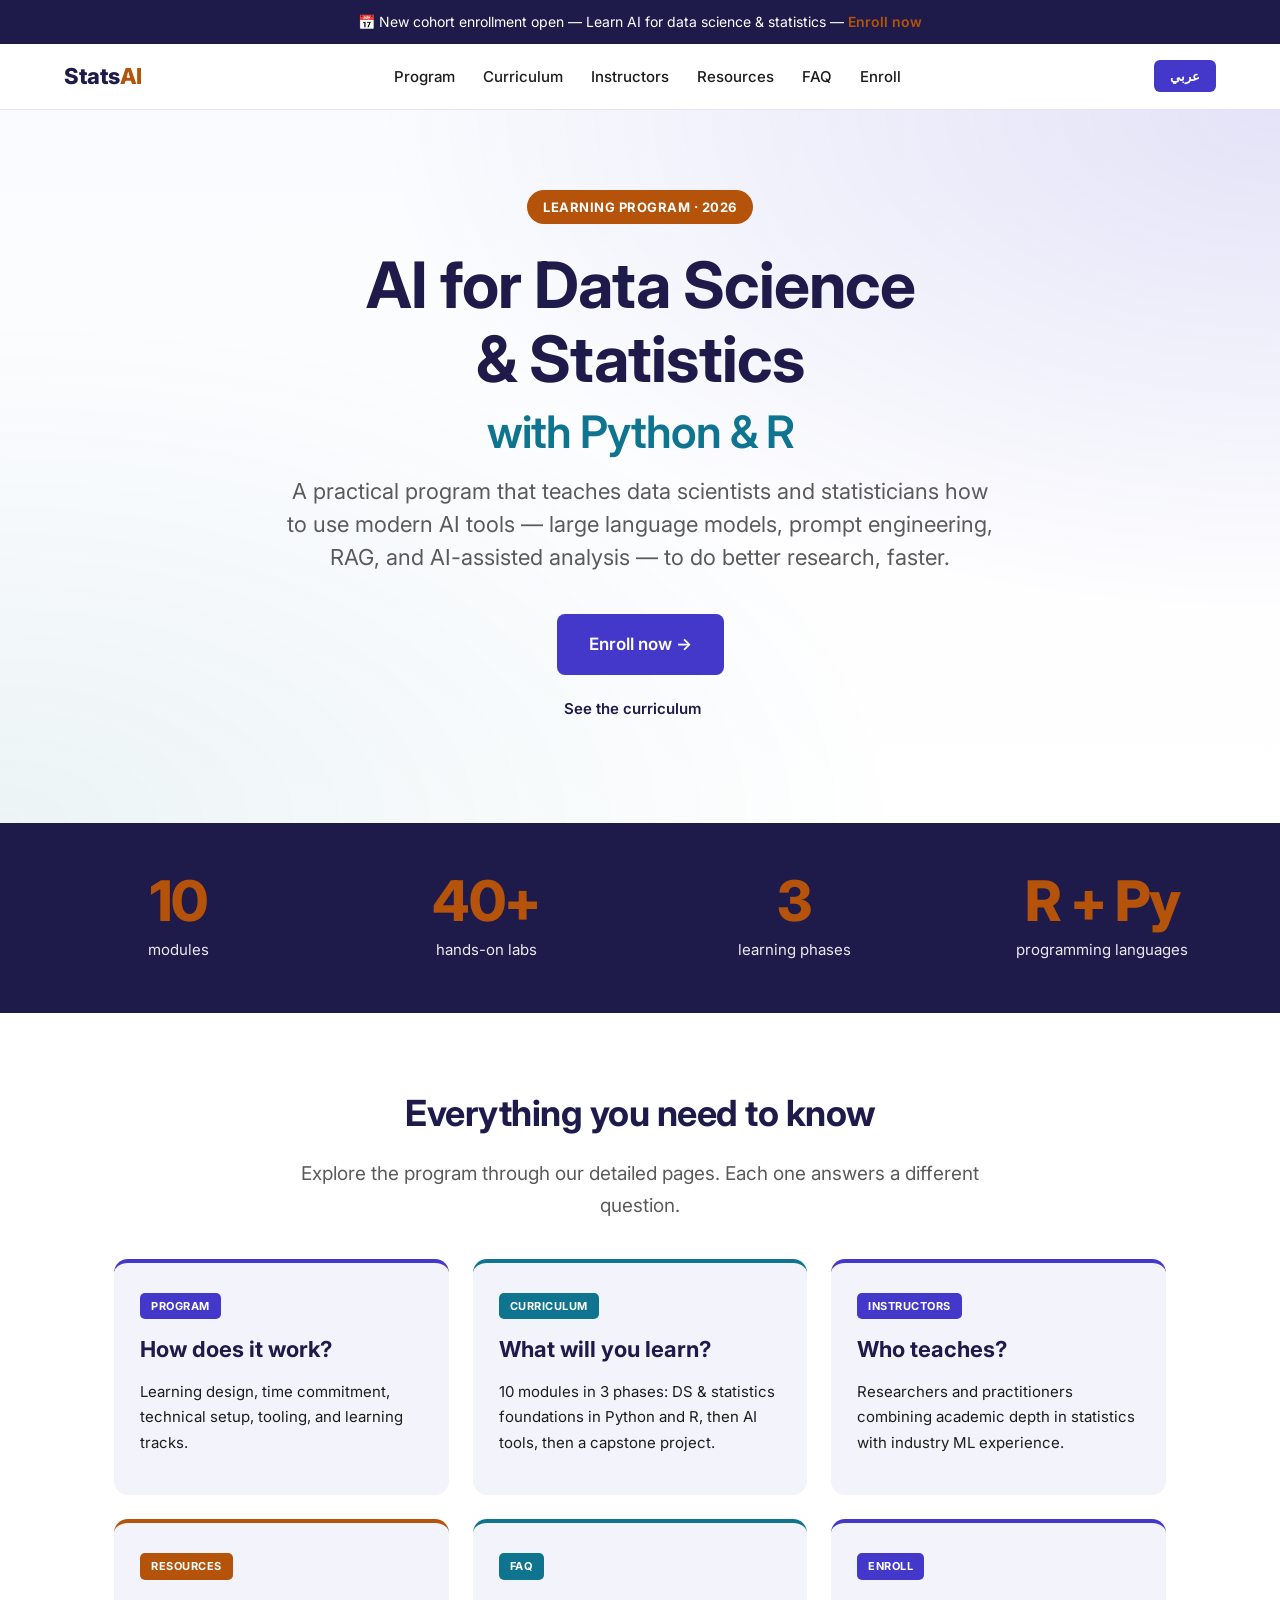
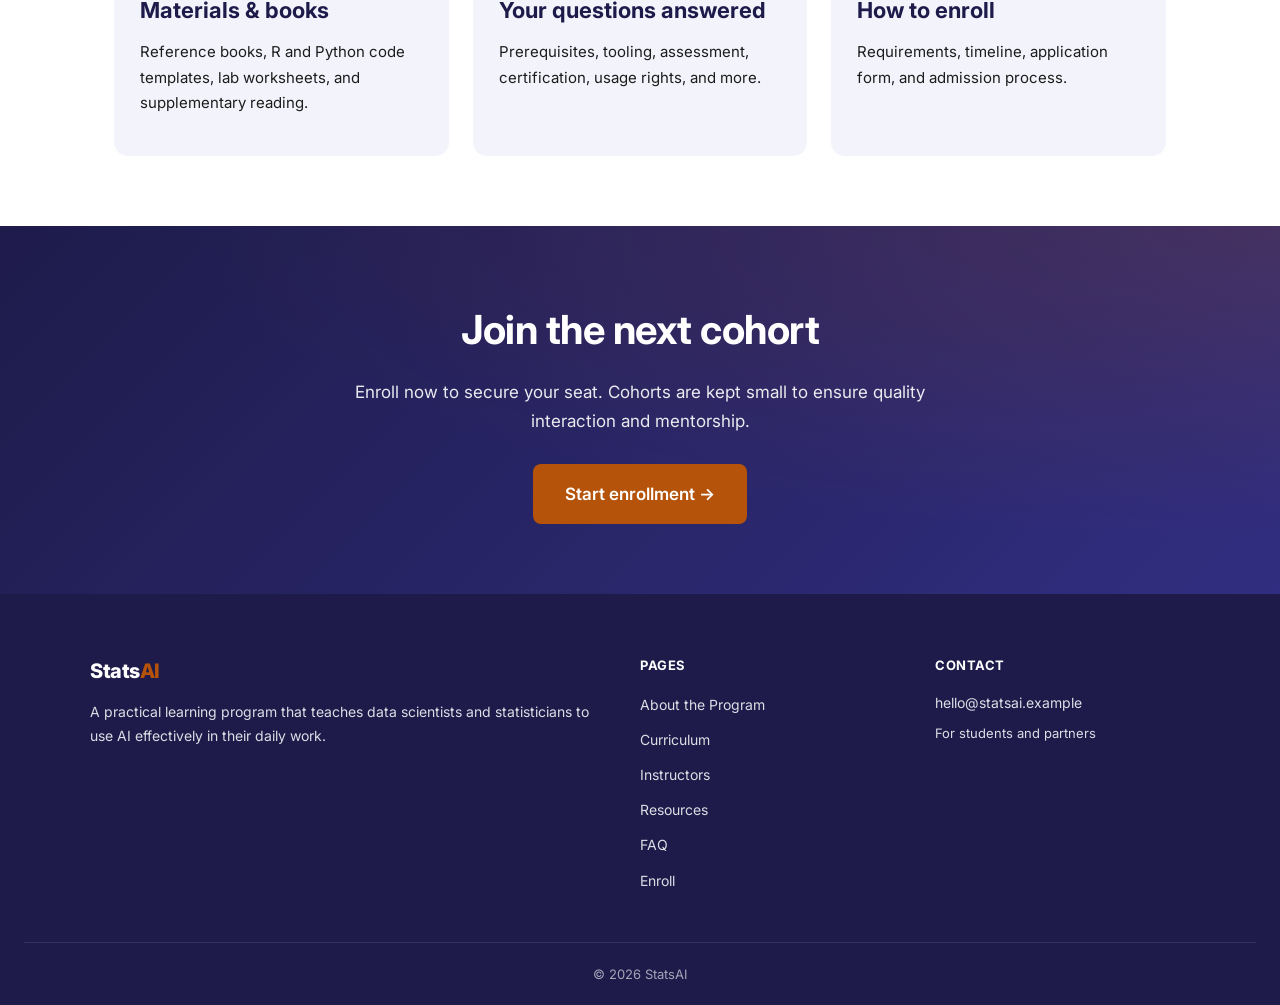
<file: index.html>
<!DOCTYPE html>
<html lang="en" dir="ltr">
<head>
<meta charset="UTF-8">
<meta name="viewport" content="width=device-width, initial-scale=1.0">
<title>Home · StatsAI</title>
<meta name="description" content="StatsAI — A practical learning program that teaches data scientists and statisticians how to use modern AI tools (LLMs, prompt engineering, RAG, AI-assisted analysis) in their daily work.">
<meta property="og:title" content="StatsAI — AI for Data Science & Statistics">
<meta property="og:description" content="A practical learning program that teaches data scientists and statisticians how to use modern AI tools in their daily work.">
<meta property="og:type" content="website">
<link rel="preconnect" href="https://fonts.googleapis.com">
<link rel="preconnect" href="https://fonts.gstatic.com" crossorigin>
<link href="https://fonts.googleapis.com/css2?family=Amiri:wght@400;700&family=Inter:wght@400;500;600;700;800&display=swap" rel="stylesheet">
<link rel="stylesheet" href="style.css">
</head>
<body data-lang="en" dir="ltr">

<div class="topbar">
  <span data-ar>📅 الكورس الجديد متاح الآن — تعلم الذكاء الاصطناعي لعلم البيانات والإحصاء — <a href="apply.html">سجّل الآن</a></span>
  <span data-en>📅 New cohort enrollment open — Learn AI for data science &amp; statistics — <a href="apply.html">Enroll now</a></span>
</div>

<nav class="nav">
  <div class="nav-inner">
    <a href="index.html" class="logo">Stats<span>AI</span></a>
    <div class="nav-links">
      <a href="program.html" data-ar>البرنامج</a><a href="program.html" data-en>Program</a>
      <a href="curriculum.html" data-ar>المنهج</a><a href="curriculum.html" data-en>Curriculum</a>
      <a href="team.html" data-ar>المدرّسون</a><a href="team.html" data-en>Instructors</a>
      <a href="documents.html" data-ar>الموارد</a><a href="documents.html" data-en>Resources</a>
      <a href="faq.html" data-ar>أسئلة</a><a href="faq.html" data-en>FAQ</a>
      <a href="apply.html" data-ar>التسجيل</a><a href="apply.html" data-en>Enroll</a>
    </div>
    <button class="lang-toggle" onclick="toggleLang()">
      <span data-ar>EN</span><span data-en>عربي</span>
    </button>
  </div>
</nav>

<section class="hero" style="background: radial-gradient(ellipse at top right, rgba(67,56,202,0.12), transparent 50%), radial-gradient(ellipse at bottom left, rgba(14,116,144,0.08), transparent 50%), linear-gradient(180deg, #FAFBFE 0%, #ffffff 100%); padding: 80px 24px 100px; text-align: center;">
  <div style="max-width: 900px; margin: 0 auto;">
    <div style="display: inline-block; background: var(--amber); color: white; padding: 6px 16px; border-radius: 999px; font-family: 'Inter', sans-serif; font-size: 13px; font-weight: 700; letter-spacing: 0.5px; text-transform: uppercase; margin-bottom: 24px;">
      <span data-ar>برنامج تعليمي · ٢٠٢٦</span>
      <span data-en>Learning Program · 2026</span>
    </div>
    <h1 style="font-size: clamp(36px, 6vw, 64px); font-weight: 700; color: var(--indigo-3); line-height: 1.15; margin-bottom: 16px; letter-spacing: -1px;">
      <span data-ar>الذكاء الاصطناعي<br>لعلم البيانات والإحصاء</span>
      <span data-en>AI for Data Science<br>&amp; Statistics</span>
      <span class="latin" style="display: block; font-size: 0.7em; color: var(--teal); margin-top: 12px; font-weight: 600;">with Python &amp; R</span>
    </h1>
    <p style="font-size: clamp(18px, 2.5vw, 22px); color: var(--muted); max-width: 720px; margin: 0 auto 40px; line-height: 1.5;">
      <span data-ar>برنامج عملي يُعلّم علماء البيانات والإحصائيين كيفية استخدام أدوات الذكاء الاصطناعي الحديثة — النماذج اللغوية الكبيرة، هندسة الأوامر، والتحليل بمساعدة الذكاء الاصطناعي — لإنجاز أبحاث أفضل وأسرع.</span>
      <span data-en>A practical program that teaches data scientists and statisticians how to use modern AI tools — large language models, prompt engineering, RAG, and AI-assisted analysis — to do better research, faster.</span>
    </p>
    <a href="apply.html" class="btn large">
      <span data-ar>سجّل الآن ←</span>
      <span data-en>Enroll now →</span>
    </a>
    <div style="margin-top: 20px;">
      <a href="curriculum.html" style="display: inline-block; margin-inline-end: 16px; color: var(--indigo-3); text-decoration: none; font-size: 15px; font-weight: 600; border-bottom: 2px solid transparent;">
        <span data-ar>اعرف المزيد عن المنهج</span>
        <span data-en>See the curriculum</span>
      </a>
    </div>
  </div>
</section>

<section class="stats">
  <div class="stats-grid">
    <div>
      <div class="stat-num">10</div>
      <div class="stat-label" data-ar>وحدات تعليمية</div>
      <div class="stat-label" data-en>modules</div>
    </div>
    <div>
      <div class="stat-num">40+</div>
      <div class="stat-label" data-ar>تمرين عملي</div>
      <div class="stat-label" data-en>hands-on labs</div>
    </div>
    <div>
      <div class="stat-num">3</div>
      <div class="stat-label" data-ar>مراحل تعليمية</div>
      <div class="stat-label" data-en>learning phases</div>
    </div>
    <div>
      <div class="stat-num">R + Py</div>
      <div class="stat-label" data-ar>لغتا البرمجة</div>
      <div class="stat-label" data-en>programming languages</div>
    </div>
  </div>
</section>

<section class="content">
  <h2 class="section-title center">
    <span data-ar>كل ما تحتاج معرفته</span>
    <span data-en>Everything you need to know</span>
  </h2>
  <p class="section-intro center large">
    <span data-ar>استكشف البرنامج من خلال صفحاتنا التفصيلية. كل قسم يجيب على سؤال مختلف.</span>
    <span data-en>Explore the program through our detailed pages. Each one answers a different question.</span>
  </p>

  <div class="grid-3">
    <a href="program.html" class="card no-hover" style="text-decoration: none;">
      <div class="card-tag" data-ar>البرنامج</div>
      <div class="card-tag" data-en>Program</div>
      <h3 data-ar>كيف يعمل البرنامج؟</h3>
      <h3 data-en>How does it work?</h3>
      <p data-ar>التصميم التعليمي، وقت الالتزام، الإعداد التقني، أدوات التطوير، ومسارات التعلم.</p>
      <p data-en>Learning design, time commitment, technical setup, tooling, and learning tracks.</p>
    </a>
    <a href="curriculum.html" class="card teal no-hover" style="text-decoration: none;">
      <div class="card-tag" data-ar>المنهج</div>
      <div class="card-tag" data-en>Curriculum</div>
      <h3 data-ar>ماذا ستتعلم؟</h3>
      <h3 data-en>What will you learn?</h3>
      <p data-ar>١٠ وحدات في ٣ مراحل: أسس علم البيانات والإحصاء بـ Python و R، ثم أدوات الذكاء الاصطناعي، ثم مشروع ختامي.</p>
      <p data-en>10 modules in 3 phases: DS &amp; statistics foundations in Python and R, then AI tools, then a capstone project.</p>
    </a>
    <a href="team.html" class="card no-hover" style="text-decoration: none;">
      <div class="card-tag" data-ar>المدرّسون</div>
      <div class="card-tag" data-en>Instructors</div>
      <h3 data-ar>من سيدرّسك؟</h3>
      <h3 data-en>Who teaches?</h3>
      <p data-ar>باحثون وممارسون يجمعون بين العمق الأكاديمي في الإحصاء والخبرة الصناعية في تعلّم الآلة.</p>
      <p data-en>Researchers and practitioners combining academic depth in statistics with industry ML experience.</p>
    </a>
    <a href="documents.html" class="card amber no-hover" style="text-decoration: none;">
      <div class="card-tag" data-ar>الموارد</div>
      <div class="card-tag" data-en>Resources</div>
      <h3 data-ar>المواد والكتب</h3>
      <h3 data-en>Materials &amp; books</h3>
      <p data-ar>الكتب المرجعية، قوالب الأكواد بـ R و Python، أوراق العمل، وموارد القراءة الإضافية.</p>
      <p data-en>Reference books, R and Python code templates, lab worksheets, and supplementary reading.</p>
    </a>
    <a href="faq.html" class="card teal no-hover" style="text-decoration: none;">
      <div class="card-tag" data-ar>أسئلة</div>
      <div class="card-tag" data-en>FAQ</div>
      <h3 data-ar>أسئلتك أُجيب عليها</h3>
      <h3 data-en>Your questions answered</h3>
      <p data-ar>المتطلبات، الأدوات، التقييم، الشهادة، حقوق الاستخدام، والمزيد.</p>
      <p data-en>Prerequisites, tooling, assessment, certification, usage rights, and more.</p>
    </a>
    <a href="apply.html" class="card no-hover" style="text-decoration: none;">
      <div class="card-tag" data-ar>التسجيل</div>
      <div class="card-tag" data-en>Enroll</div>
      <h3 data-ar>التسجيل خطوة بخطوة</h3>
      <h3 data-en>How to enroll</h3>
      <p data-ar>المتطلبات، الجدول الزمني، الاستمارة، وعملية القبول.</p>
      <p data-en>Requirements, timeline, application form, and admission process.</p>
    </a>
  </div>
</section>

<section class="cta-banner">
  <h2>
    <span data-ar>انضم إلى الدفعة القادمة</span>
    <span data-en>Join the next cohort</span>
  </h2>
  <p>
    <span data-ar>سجّل الآن لتأمين مقعدك. الدفعات محدودة لضمان جودة التواصل والإرشاد.</span>
    <span data-en>Enroll now to secure your seat. Cohorts are kept small to ensure quality interaction and mentorship.</span>
  </p>
  <a href="apply.html" class="btn large">
    <span data-ar>ابدأ التسجيل ←</span>
    <span data-en>Start enrollment →</span>
  </a>
</section>

<footer>
  <div class="footer-inner">
    <div>
      <div class="logo">Stats<span>AI</span></div>
      <p data-ar>برنامج تعليمي عملي يُعلّم علماء البيانات والإحصائيين كيفية استخدام الذكاء الاصطناعي بفعالية في عملهم اليومي.</p>
      <p data-en>A practical learning program that teaches data scientists and statisticians to use AI effectively in their daily work.</p>
    </div>
    <div>
      <h5 data-ar>الصفحات</h5>
      <h5 data-en>Pages</h5>
      <ul>
        <li><a href="program.html" data-ar>عن البرنامج</a><a href="program.html" data-en>About the Program</a></li>
        <li><a href="curriculum.html" data-ar>المنهج</a><a href="curriculum.html" data-en>Curriculum</a></li>
        <li><a href="team.html" data-ar>المدرّسون</a><a href="team.html" data-en>Instructors</a></li>
        <li><a href="documents.html" data-ar>الموارد</a><a href="documents.html" data-en>Resources</a></li>
        <li><a href="faq.html" data-ar>أسئلة شائعة</a><a href="faq.html" data-en>FAQ</a></li>
        <li><a href="apply.html" data-ar>التسجيل</a><a href="apply.html" data-en>Enroll</a></li>
      </ul>
    </div>
    <div>
      <h5 data-ar>تواصل</h5>
      <h5 data-en>Contact</h5>
      <p>
        <a href="mailto:hello@statsai.example">hello@statsai.example</a>
      </p>
      <p data-ar style="font-size: 13px; margin-top: 8px;">للطلاب والشركاء</p>
      <p data-en style="font-size: 13px; margin-top: 8px;">For students and partners</p>
    </div>
  </div>
  <div class="footer-bottom">
    © 2026 StatsAI
  </div>
</footer>

<script src="site.js"></script>
</body>
</html>
</file>
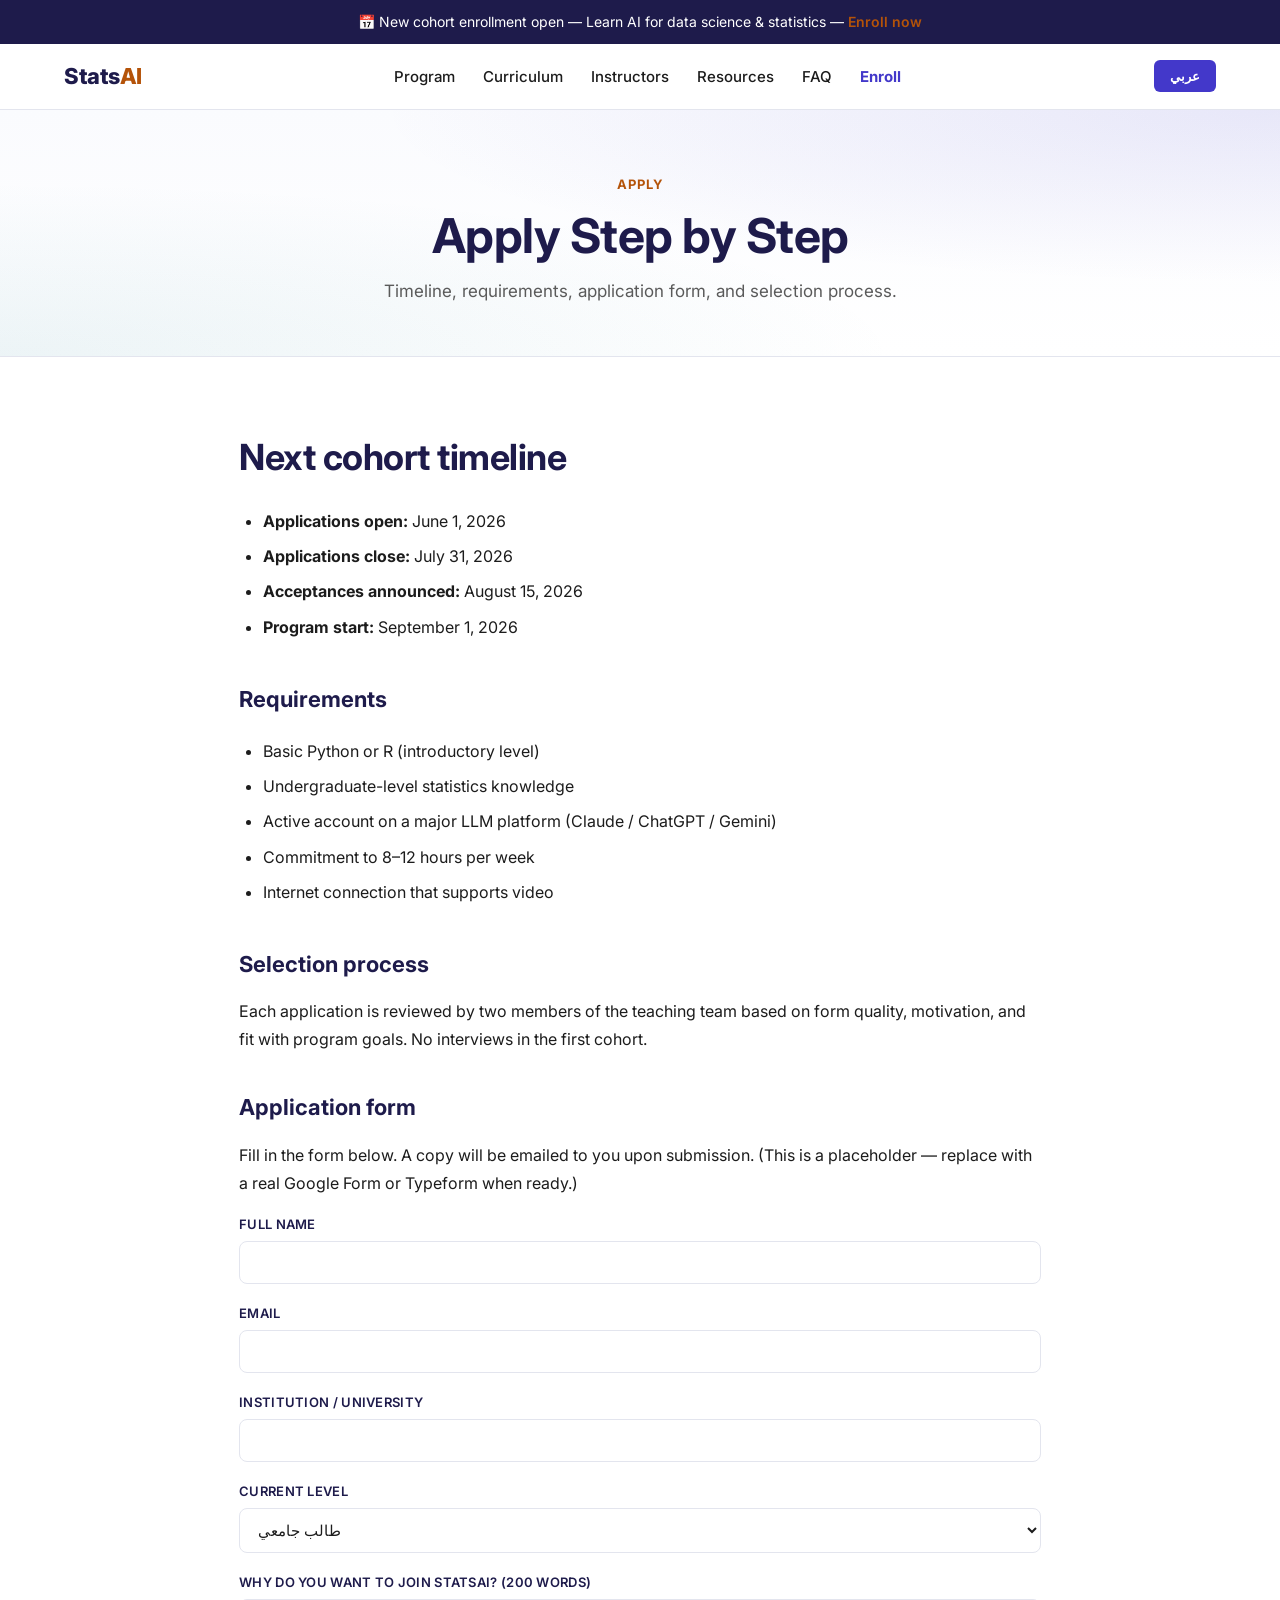
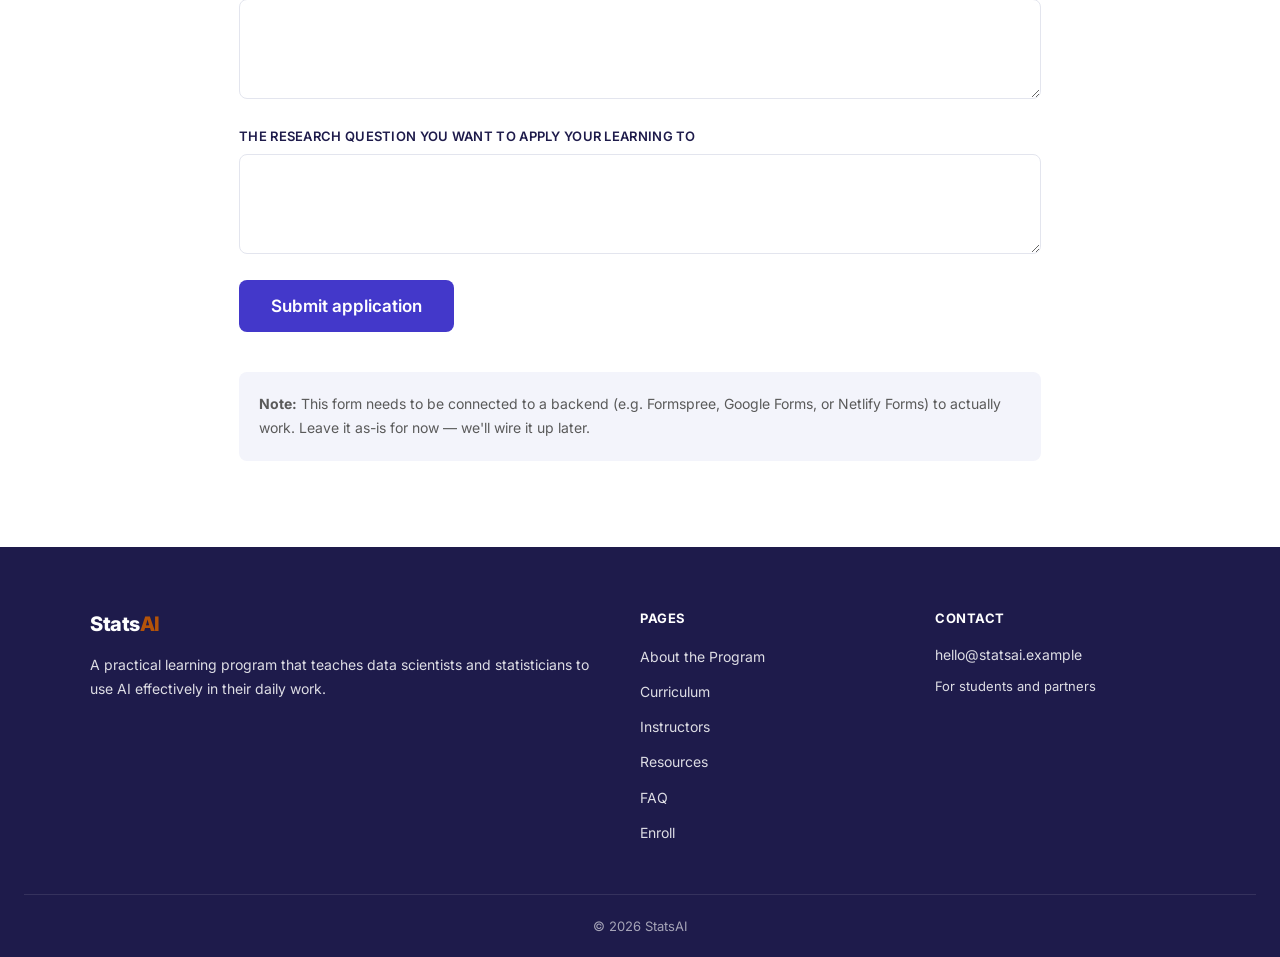
<file: apply.html>
<!DOCTYPE html>
<html lang="en" dir="ltr">
<head>
<meta charset="UTF-8">
<meta name="viewport" content="width=device-width, initial-scale=1.0">
<title>Apply · StatsAI</title>
<meta name="description" content="Apply to the StatsAI program. Timeline, requirements, application form, and selection process.">
<meta property="og:title" content="Apply · StatsAI">
<meta property="og:description" content="Apply to the StatsAI program. Timeline, requirements, application form, and selection process.">
<meta property="og:type" content="website">
<link rel="preconnect" href="https://fonts.googleapis.com">
<link rel="preconnect" href="https://fonts.gstatic.com" crossorigin>
<link href="https://fonts.googleapis.com/css2?family=Amiri:wght@400;700&family=Inter:wght@400;500;600;700;800&display=swap" rel="stylesheet">
<link rel="stylesheet" href="style.css">

</head>
<body data-lang="en" dir="ltr">

<div class="topbar">
  <span data-ar>📅 الكورس الجديد متاح الآن — تعلم الذكاء الاصطناعي لعلم البيانات والإحصاء — <a href="apply.html">سجّل الآن</a></span>
  <span data-en>📅 New cohort enrollment open — Learn AI for data science &amp; statistics — <a href="apply.html">Enroll now</a></span>
</div>

<nav class="nav">
  <div class="nav-inner">
    <a href="index.html" class="logo">Stats<span>AI</span></a>
    <div class="nav-links">
      <a href="program.html" data-ar>البرنامج</a><a href="program.html" data-en>Program</a>
      <a href="curriculum.html" data-ar>المنهج</a><a href="curriculum.html" data-en>Curriculum</a>
      <a href="team.html" data-ar>المدرّسون</a><a href="team.html" data-en>Instructors</a>
      <a href="documents.html" data-ar>الموارد</a><a href="documents.html" data-en>Resources</a>
      <a href="faq.html" data-ar>أسئلة</a><a href="faq.html" data-en>FAQ</a>
      <a href="apply.html" data-ar>التسجيل</a><a href="apply.html" data-en>Enroll</a>
    </div>
    <button class="lang-toggle" onclick="toggleLang()">
      <span data-ar>EN</span><span data-en>عربي</span>
    </button>
  </div>
</nav>

<section class="page-header">
  <div class="page-header-inner">
    <div class="page-eyebrow">
      <span data-ar>التسجيل</span><span data-en>Apply</span>
    </div>
    <h1>
      <span data-ar>التقديم خطوة بخطوة</span>
      <span data-en>Apply Step by Step</span>
      
    </h1>
    <p class="page-header-tagline">
      <span data-ar>الجدول الزمني، المتطلبات، استمارة التقديم، وعملية الاختيار.</span>
      <span data-en>Timeline, requirements, application form, and selection process.</span>
    </p>
  </div>
</section>

<section class="content narrow">
  <h2 class="section-title">
    <span data-ar>الجدول الزمني للدفعة القادمة</span>
    <span data-en>Next cohort timeline</span>
  </h2>
  <ul class="body">
    <li><strong data-ar>فتح التسجيل:</strong><strong data-en>Applications open:</strong> <span data-ar> ١ يونيو ٢٠٢٦</span><span data-en> June 1, 2026</span></li>
    <li><strong data-ar>إغلاق التسجيل:</strong><strong data-en>Applications close:</strong> <span data-ar> ٣١ يوليو ٢٠٢٦</span><span data-en> July 31, 2026</span></li>
    <li><strong data-ar>الإعلان عن المقبولين:</strong><strong data-en>Acceptances announced:</strong> <span data-ar> ١٥ أغسطس ٢٠٢٦</span><span data-en> August 15, 2026</span></li>
    <li><strong data-ar>بداية البرنامج:</strong><strong data-en>Program start:</strong> <span data-ar> ١ سبتمبر ٢٠٢٦</span><span data-en> September 1, 2026</span></li>
  </ul>

  <h2 class="subhead">
    <span data-ar>المتطلبات</span>
    <span data-en>Requirements</span>
  </h2>
  <ul class="body">
    <li data-ar>أساسيات في Python أو R (مستوى مقدمة)</li><li data-en>Basic Python or R (introductory level)</li>
    <li data-ar>معرفة جامعية بالإحصاء</li><li data-en>Undergraduate-level statistics knowledge</li>
    <li data-ar>حساب نشط على إحدى منصات LLM (Claude / ChatGPT / Gemini)</li><li data-en>Active account on a major LLM platform (Claude / ChatGPT / Gemini)</li>
    <li data-ar>التزام ٨–١٢ ساعة أسبوعياً</li><li data-en>Commitment to 8–12 hours per week</li>
    <li data-ar>اتصال إنترنت يدعم الفيديو</li><li data-en>Internet connection that supports video</li>
  </ul>

  <h2 class="subhead">
    <span data-ar>عملية الاختيار</span>
    <span data-en>Selection process</span>
  </h2>
  <p class="body">
    <span data-ar>كل طلب يُراجع من قِبَل عضوين من فريق التدريس بناءً على جودة الاستمارة، الدافعية، والملاءمة لأهداف البرنامج. لا توجد مقابلات في الدفعة الأولى.</span>
    <span data-en>Each application is reviewed by two members of the teaching team based on form quality, motivation, and fit with program goals. No interviews in the first cohort.</span>
  </p>

  <h2 class="subhead">
    <span data-ar>استمارة التقديم</span>
    <span data-en>Application form</span>
  </h2>
  <p class="body">
    <span data-ar>املأ النموذج التالي. سيتم إرسال نسخة إلى بريدك الإلكتروني عند الإرسال. (هذا نموذج مبدئي — استبدله بنموذج Google Forms أو Typeform عند الجاهزية.)</span>
    <span data-en>Fill in the form below. A copy will be emailed to you upon submission. (This is a placeholder — replace with a real Google Form or Typeform when ready.)</span>
  </p>

  <form>
    <div class="form-row">
      <label data-ar>الاسم الكامل</label>
      <label data-en>Full name</label>
      <input type="text" required>
    </div>
    <div class="form-row">
      <label data-ar>البريد الإلكتروني</label>
      <label data-en>Email</label>
      <input type="email" required>
    </div>
    <div class="form-row">
      <label data-ar>المؤسسة / الجامعة</label>
      <label data-en>Institution / University</label>
      <input type="text">
    </div>
    <div class="form-row">
      <label data-ar>المستوى الحالي</label>
      <label data-en>Current level</label>
      <select>
        <option data-ar>طالب جامعي</option><option data-en>Undergraduate</option>
        <option data-ar>طالب دراسات عليا</option><option data-en>Graduate student</option>
        <option data-ar>باحث / محاضر</option><option data-en>Researcher / Lecturer</option>
        <option data-ar>عالم بيانات / إحصائي</option><option data-en>Data scientist / Statistician</option>
        <option data-ar>أخرى</option><option data-en>Other</option>
      </select>
    </div>
    <div class="form-row">
      <label data-ar>لماذا تريد الانضمام إلى StatsAI؟ (٢٠٠ كلمة)</label>
      <label data-en>Why do you want to join StatsAI? (200 words)</label>
      <textarea required></textarea>
    </div>
    <div class="form-row">
      <label data-ar>سؤال البحث الذي تريد تطبيق ما تتعلمه عليه</label>
      <label data-en>The research question you want to apply your learning to</label>
      <textarea></textarea>
    </div>
    <button type="submit" class="btn large">
      <span data-ar>إرسال الطلب</span>
      <span data-en>Submit application</span>
    </button>
  </form>

  <p class="body" style="margin-top: 40px; padding: 20px; background: var(--light); border-radius: 8px; font-size: 14px; color: var(--muted);">
    <strong data-ar>ملاحظة:</strong>
    <strong data-en>Note:</strong>
    <span data-ar> هذا النموذج يحتاج ربطاً بخدمة استقبال (مثل Formspree أو Google Forms أو Netlify Forms) لكي يعمل فعلياً. اتركه كما هو الآن — سنربطه لاحقاً.</span>
    <span data-en> This form needs to be connected to a backend (e.g. Formspree, Google Forms, or Netlify Forms) to actually work. Leave it as-is for now — we'll wire it up later.</span>
  </p>
</section>

<footer>
  <div class="footer-inner">
    <div>
      <div class="logo">Stats<span>AI</span></div>
      <p data-ar>برنامج تعليمي عملي يُعلّم علماء البيانات والإحصائيين كيفية استخدام الذكاء الاصطناعي بفعالية في عملهم اليومي.</p>
      <p data-en>A practical learning program that teaches data scientists and statisticians to use AI effectively in their daily work.</p>
    </div>
    <div>
      <h5 data-ar>الصفحات</h5>
      <h5 data-en>Pages</h5>
      <ul>
        <li><a href="program.html" data-ar>عن البرنامج</a><a href="program.html" data-en>About the Program</a></li>
        <li><a href="curriculum.html" data-ar>المنهج</a><a href="curriculum.html" data-en>Curriculum</a></li>
        <li><a href="team.html" data-ar>المدرّسون</a><a href="team.html" data-en>Instructors</a></li>
        <li><a href="documents.html" data-ar>الموارد</a><a href="documents.html" data-en>Resources</a></li>
        <li><a href="faq.html" data-ar>أسئلة شائعة</a><a href="faq.html" data-en>FAQ</a></li>
        <li><a href="apply.html" data-ar>التسجيل</a><a href="apply.html" data-en>Enroll</a></li>
      </ul>
    </div>
    <div>
      <h5 data-ar>تواصل</h5>
      <h5 data-en>Contact</h5>
      <p>
        <a href="mailto:hello@statsai.example">hello@statsai.example</a>
      </p>
      <p data-ar style="font-size: 13px; margin-top: 8px;">للطلاب والشركاء</p>
      <p data-en style="font-size: 13px; margin-top: 8px;">For students and partners</p>
    </div>
  </div>
  <div class="footer-bottom">
    © 2026 StatsAI
  </div>
</footer>

<script src="site.js"></script>
</body>
</html>
</file>
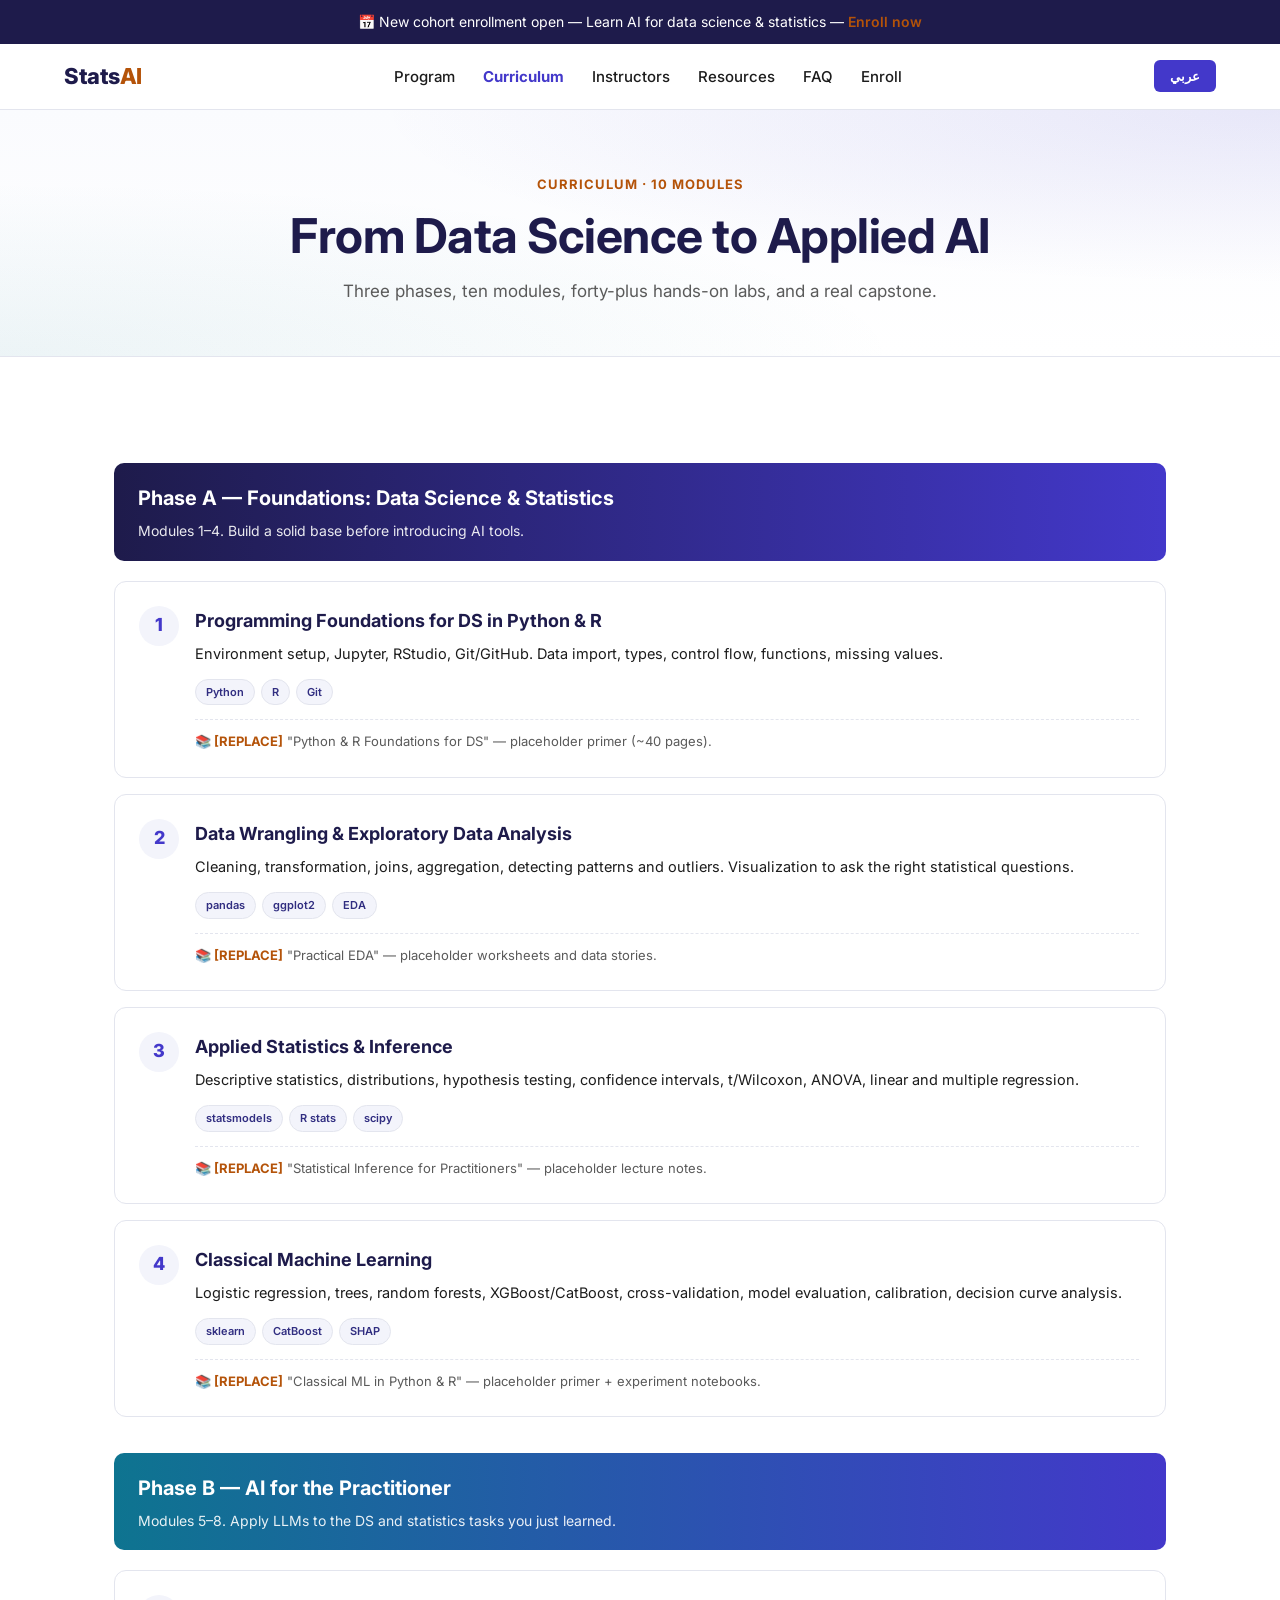
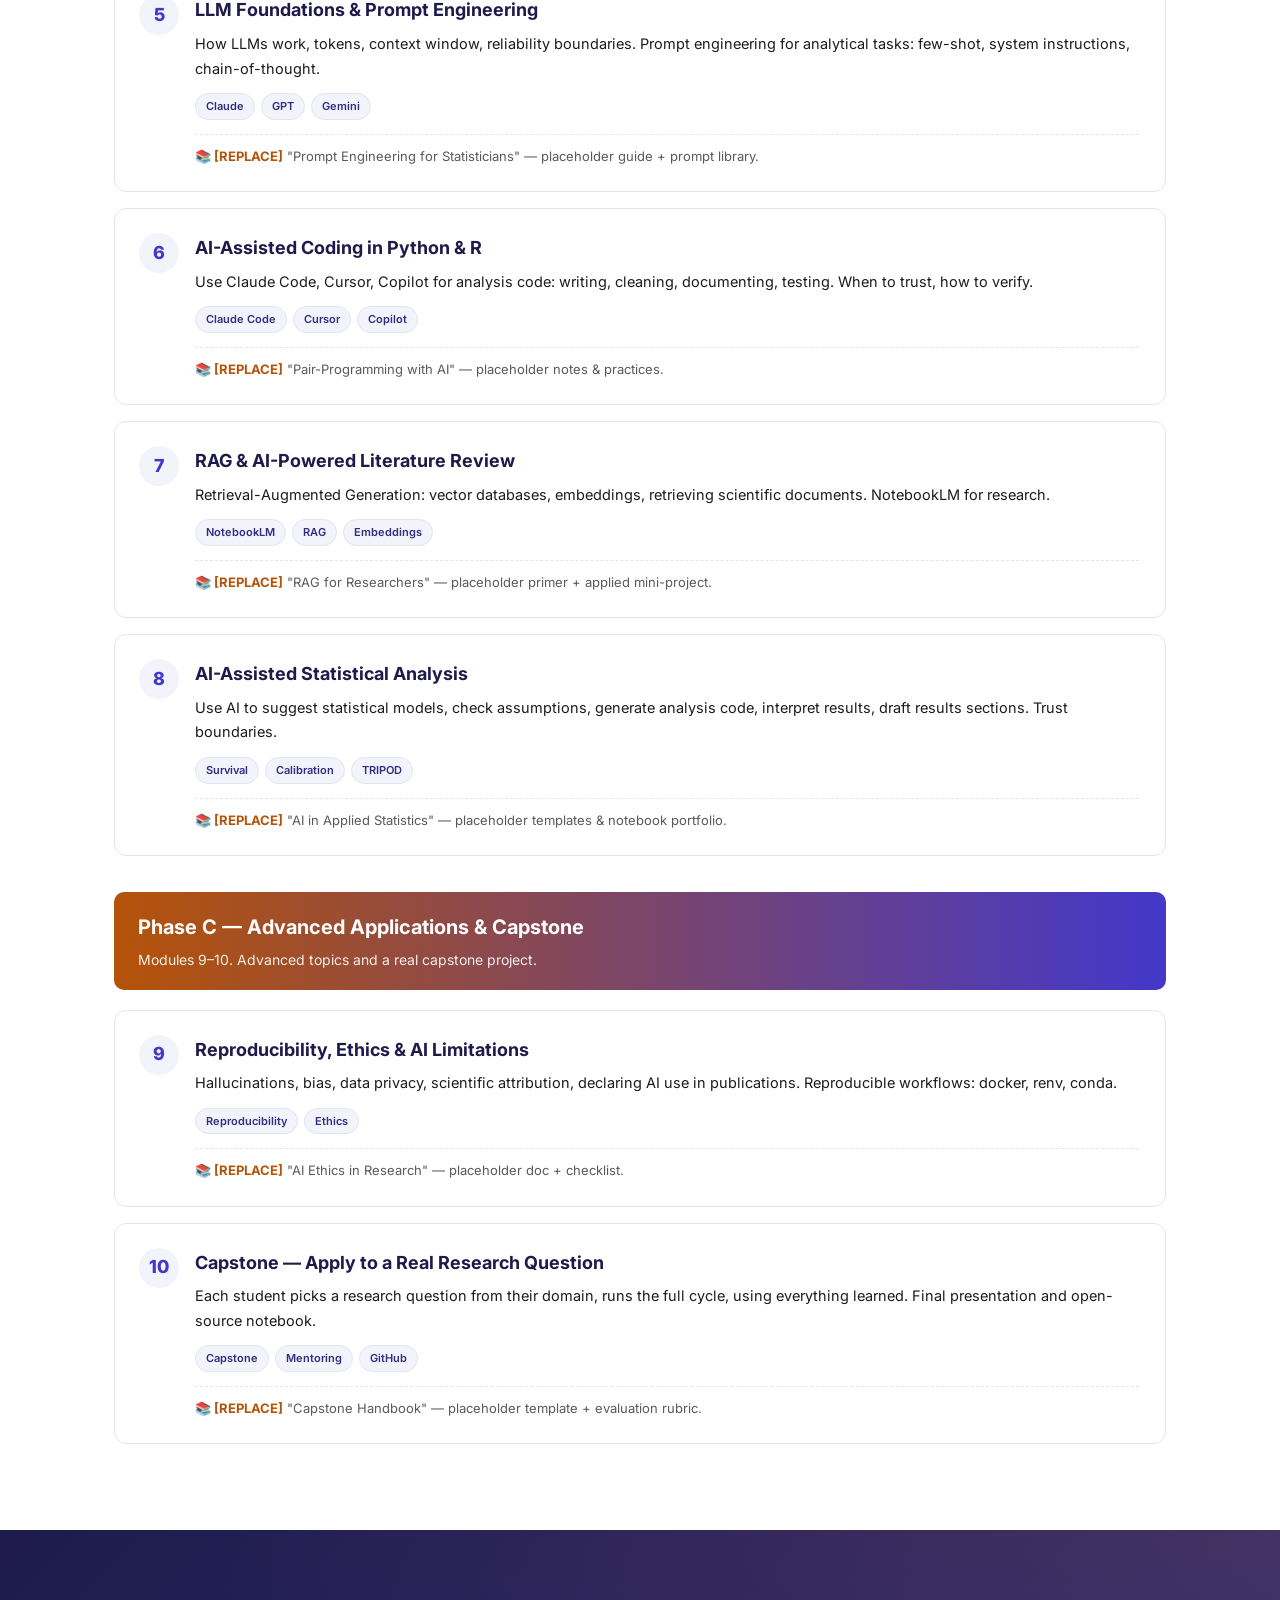
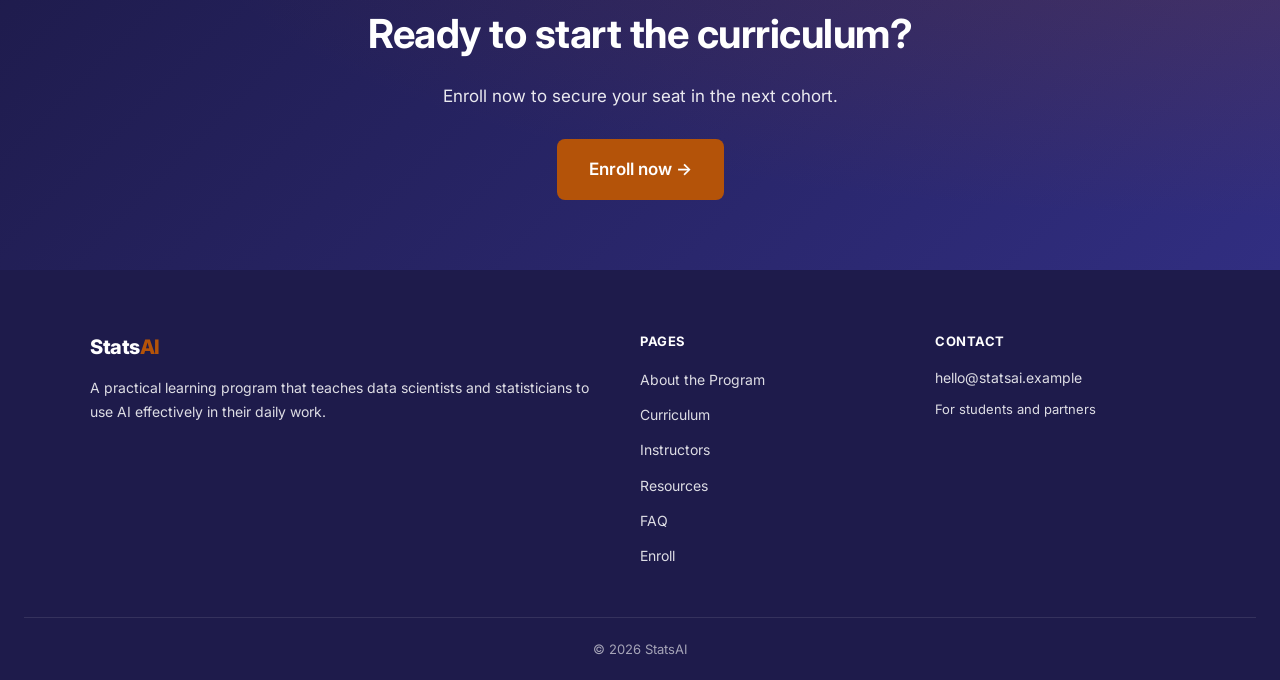
<file: curriculum.html>
<!DOCTYPE html>
<html lang="en" dir="ltr">
<head>
<meta charset="UTF-8">
<meta name="viewport" content="width=device-width, initial-scale=1.0">
<title>Curriculum · StatsAI</title>
<meta name="description" content="The full StatsAI curriculum: data science and statistics in R and Python, then AI tools applied to both.">
<meta property="og:title" content="Curriculum · StatsAI">
<meta property="og:description" content="The full StatsAI curriculum: data science and statistics in R and Python, then AI tools applied to both.">
<meta property="og:type" content="website">
<link rel="preconnect" href="https://fonts.googleapis.com">
<link rel="preconnect" href="https://fonts.gstatic.com" crossorigin>
<link href="https://fonts.googleapis.com/css2?family=Amiri:wght@400;700&family=Inter:wght@400;500;600;700;800&display=swap" rel="stylesheet">
<link rel="stylesheet" href="style.css">

</head>
<body data-lang="en" dir="ltr">

<div class="topbar">
  <span data-ar>📅 الكورس الجديد متاح الآن — تعلم الذكاء الاصطناعي لعلم البيانات والإحصاء — <a href="apply.html">سجّل الآن</a></span>
  <span data-en>📅 New cohort enrollment open — Learn AI for data science &amp; statistics — <a href="apply.html">Enroll now</a></span>
</div>

<nav class="nav">
  <div class="nav-inner">
    <a href="index.html" class="logo">Stats<span>AI</span></a>
    <div class="nav-links">
      <a href="program.html" data-ar>البرنامج</a><a href="program.html" data-en>Program</a>
      <a href="curriculum.html" data-ar>المنهج</a><a href="curriculum.html" data-en>Curriculum</a>
      <a href="team.html" data-ar>المدرّسون</a><a href="team.html" data-en>Instructors</a>
      <a href="documents.html" data-ar>الموارد</a><a href="documents.html" data-en>Resources</a>
      <a href="faq.html" data-ar>أسئلة</a><a href="faq.html" data-en>FAQ</a>
      <a href="apply.html" data-ar>التسجيل</a><a href="apply.html" data-en>Enroll</a>
    </div>
    <button class="lang-toggle" onclick="toggleLang()">
      <span data-ar>EN</span><span data-en>عربي</span>
    </button>
  </div>
</nav>

<section class="page-header">
  <div class="page-header-inner">
    <div class="page-eyebrow">
      <span data-ar>المنهج · ١٠ وحدات</span><span data-en>Curriculum · 10 modules</span>
    </div>
    <h1>
      <span data-ar>من علم البيانات إلى الذكاء الاصطناعي التطبيقي</span>
      <span data-en>From Data Science to Applied AI</span>
      
    </h1>
    <p class="page-header-tagline">
      <span data-ar>ثلاث مراحل، عشر وحدات، أربعون تمريناً عملياً، ومشروع ختامي حقيقي.</span>
      <span data-en>Three phases, ten modules, forty-plus hands-on labs, and a real capstone.</span>
    </p>
  </div>
</section>

<section class="content">
  <div class="phase-banner">
    <h3 data-ar>المرحلة (أ) — الأسس: علم البيانات والإحصاء</h3>
    <h3 data-en>Phase A — Foundations: Data Science &amp; Statistics</h3>
    <p data-ar>الوحدات ١–٤. بناء قاعدة صلبة قبل إدخال أدوات الذكاء الاصطناعي.</p>
    <p data-en>Modules 1–4. Build a solid base before introducing AI tools.</p>
  </div>

<div class="module">
  <span class="module-num">1</span>
  <h4 data-ar>أساسيات البرمجة لعلم البيانات بـ Python و R</h4>
  <h4 data-en>Programming Foundations for DS in Python &amp; R</h4>
  <p data-ar>إعداد بيئة العمل، Jupyter، RStudio، Git/GitHub. استيراد البيانات، أنواع البيانات، التحكم في التدفق، الدوال، والقيم المفقودة.</p>
  <p data-en>Environment setup, Jupyter, RStudio, Git/GitHub. Data import, types, control flow, functions, missing values.</p>
  <div class="module-tools"><span class="tool-tag">Python</span><span class="tool-tag">R</span><span class="tool-tag">Git</span></div>
  <div class="resource">
    <strong>📚 [REPLACE]</strong>
    <span data-ar>&quot;أساسيات Python و R لعلم البيانات&quot; — كتاب مؤقت (~٤٠ صفحة).</span>
    <span data-en>&quot;Python &amp; R Foundations for DS&quot; — placeholder primer (~40 pages).</span>
  </div>
</div>


<div class="module">
  <span class="module-num">2</span>
  <h4 data-ar>معالجة البيانات والتحليل الاستكشافي</h4>
  <h4 data-en>Data Wrangling &amp; Exploratory Data Analysis</h4>
  <p data-ar>تنظيف البيانات، التحويلات، الدمج، تجميع البيانات، اكتشاف الأنماط والقيم الشاذة. التصوُّر لطرح الأسئلة الإحصائية الصحيحة.</p>
  <p data-en>Cleaning, transformation, joins, aggregation, detecting patterns and outliers. Visualization to ask the right statistical questions.</p>
  <div class="module-tools"><span class="tool-tag">pandas</span><span class="tool-tag">ggplot2</span><span class="tool-tag">EDA</span></div>
  <div class="resource">
    <strong>📚 [REPLACE]</strong>
    <span data-ar>&quot;EDA عملية&quot; — أوراق عمل وقصص بيانات (مؤقت).</span>
    <span data-en>&quot;Practical EDA&quot; — placeholder worksheets and data stories.</span>
  </div>
</div>


<div class="module">
  <span class="module-num">3</span>
  <h4 data-ar>الإحصاء التطبيقي والاستدلال</h4>
  <h4 data-en>Applied Statistics &amp; Inference</h4>
  <p data-ar>الإحصاء الوصفي، التوزيعات، اختبار الفرضيات، فترات الثقة، اختبارات t/Wilcoxon، ANOVA، الانحدار الخطي والمتعدد.</p>
  <p data-en>Descriptive statistics, distributions, hypothesis testing, confidence intervals, t/Wilcoxon, ANOVA, linear and multiple regression.</p>
  <div class="module-tools"><span class="tool-tag">statsmodels</span><span class="tool-tag">R stats</span><span class="tool-tag">scipy</span></div>
  <div class="resource">
    <strong>📚 [REPLACE]</strong>
    <span data-ar>&quot;الاستدلال الإحصائي للممارسين&quot; — مذكرات محاضرة مؤقتة.</span>
    <span data-en>&quot;Statistical Inference for Practitioners&quot; — placeholder lecture notes.</span>
  </div>
</div>


<div class="module">
  <span class="module-num">4</span>
  <h4 data-ar>تعلّم الآلة الكلاسيكي</h4>
  <h4 data-en>Classical Machine Learning</h4>
  <p data-ar>الانحدار اللوجستي، الأشجار، الغابات العشوائية، XGBoost/CatBoost، التحقق المتقاطع، تقييم النماذج، المعايرة، تحليل المنفعة الإكلينيكية.</p>
  <p data-en>Logistic regression, trees, random forests, XGBoost/CatBoost, cross-validation, model evaluation, calibration, decision curve analysis.</p>
  <div class="module-tools"><span class="tool-tag">sklearn</span><span class="tool-tag">CatBoost</span><span class="tool-tag">SHAP</span></div>
  <div class="resource">
    <strong>📚 [REPLACE]</strong>
    <span data-ar>&quot;ML الكلاسيكي بـ Python و R&quot; — كتاب مؤقت + دفاتر تجارب.</span>
    <span data-en>&quot;Classical ML in Python &amp; R&quot; — placeholder primer + experiment notebooks.</span>
  </div>
</div>


  <div class="phase-banner" style="background: linear-gradient(90deg, #0E7490, #4338CA);">
    <h3 data-ar>المرحلة (ب) — الذكاء الاصطناعي للممارس</h3>
    <h3 data-en>Phase B — AI for the Practitioner</h3>
    <p data-ar>الوحدات ٥–٨. تطبيق النماذج اللغوية على نفس مهام علم البيانات.</p>
    <p data-en>Modules 5–8. Apply LLMs to the DS and statistics tasks you just learned.</p>
  </div>

<div class="module">
  <span class="module-num">5</span>
  <h4 data-ar>أسس النماذج اللغوية وهندسة الأوامر</h4>
  <h4 data-en>LLM Foundations &amp; Prompt Engineering</h4>
  <p data-ar>كيف تعمل النماذج اللغوية، الـ tokenization، نافذة السياق، حدود الموثوقية. هندسة الأوامر للمهام التحليلية.</p>
  <p data-en>How LLMs work, tokens, context window, reliability boundaries. Prompt engineering for analytical tasks: few-shot, system instructions, chain-of-thought.</p>
  <div class="module-tools"><span class="tool-tag">Claude</span><span class="tool-tag">GPT</span><span class="tool-tag">Gemini</span></div>
  <div class="resource">
    <strong>📚 [REPLACE]</strong>
    <span data-ar>&quot;هندسة الأوامر للإحصائيين&quot; — دليل مؤقت + مكتبة أوامر.</span>
    <span data-en>&quot;Prompt Engineering for Statisticians&quot; — placeholder guide + prompt library.</span>
  </div>
</div>


<div class="module">
  <span class="module-num">6</span>
  <h4 data-ar>البرمجة بمساعدة AI بـ Python و R</h4>
  <h4 data-en>AI-Assisted Coding in Python &amp; R</h4>
  <p data-ar>استخدام Claude Code, Cursor, Copilot لكتابة كود التحليل، تنظيفه، توثيقه، اختباره. متى تثق وكيف تتحقق.</p>
  <p data-en>Use Claude Code, Cursor, Copilot for analysis code: writing, cleaning, documenting, testing. When to trust, how to verify.</p>
  <div class="module-tools"><span class="tool-tag">Claude Code</span><span class="tool-tag">Cursor</span><span class="tool-tag">Copilot</span></div>
  <div class="resource">
    <strong>📚 [REPLACE]</strong>
    <span data-ar>&quot;البرمجة الزوجية مع AI&quot; — مذكرات وممارسات (مؤقت).</span>
    <span data-en>&quot;Pair-Programming with AI&quot; — placeholder notes &amp; practices.</span>
  </div>
</div>


<div class="module">
  <span class="module-num">7</span>
  <h4 data-ar>RAG ومراجعة الأدبيات بمساعدة AI</h4>
  <h4 data-en>RAG &amp; AI-Powered Literature Review</h4>
  <p data-ar>Retrieval-Augmented Generation: قواعد المتجهات، embeddings، استرجاع وثائق علمية. NotebookLM للأبحاث.</p>
  <p data-en>Retrieval-Augmented Generation: vector databases, embeddings, retrieving scientific documents. NotebookLM for research.</p>
  <div class="module-tools"><span class="tool-tag">NotebookLM</span><span class="tool-tag">RAG</span><span class="tool-tag">Embeddings</span></div>
  <div class="resource">
    <strong>📚 [REPLACE]</strong>
    <span data-ar>&quot;RAG للباحثين&quot; — كتاب صغير + مشروع تطبيقي (مؤقت).</span>
    <span data-en>&quot;RAG for Researchers&quot; — placeholder primer + applied mini-project.</span>
  </div>
</div>


<div class="module">
  <span class="module-num">8</span>
  <h4 data-ar>التحليل الإحصائي بمساعدة AI</h4>
  <h4 data-en>AI-Assisted Statistical Analysis</h4>
  <p data-ar>استخدام AI لاقتراح النماذج، فحص الفرضيات، توليد الكود، تفسير النتائج، وكتابة قسم النتائج. حدود الثقة.</p>
  <p data-en>Use AI to suggest statistical models, check assumptions, generate analysis code, interpret results, draft results sections. Trust boundaries.</p>
  <div class="module-tools"><span class="tool-tag">Survival</span><span class="tool-tag">Calibration</span><span class="tool-tag">TRIPOD</span></div>
  <div class="resource">
    <strong>📚 [REPLACE]</strong>
    <span data-ar>&quot;AI في الإحصاء التطبيقي&quot; — قوالب ومحفظة دفاتر (مؤقت).</span>
    <span data-en>&quot;AI in Applied Statistics&quot; — placeholder templates &amp; notebook portfolio.</span>
  </div>
</div>

  <div class="phase-banner" style="background: linear-gradient(90deg, #B45309, #4338CA);">
    <h3 data-ar>المرحلة (ج) — التطبيق المتقدم والمشروع الختامي</h3>
    <h3 data-en>Phase C — Advanced Applications &amp; Capstone</h3>
    <p data-ar>الوحدات ٩–١٠. مواضيع متقدمة ومشروع ختامي حقيقي.</p>
    <p data-en>Modules 9–10. Advanced topics and a real capstone project.</p>
  </div>

<div class="module">
  <span class="module-num">9</span>
  <h4 data-ar>قابلية التكرار، الأخلاقيات، وحدود AI</h4>
  <h4 data-en>Reproducibility, Ethics &amp; AI Limitations</h4>
  <p data-ar>الهلوسة، التحيز، خصوصية البيانات، الإسناد العلمي، إعلان استخدام AI. سير عمل قابل للتكرار: docker, renv, conda.</p>
  <p data-en>Hallucinations, bias, data privacy, scientific attribution, declaring AI use in publications. Reproducible workflows: docker, renv, conda.</p>
  <div class="module-tools"><span class="tool-tag">Reproducibility</span><span class="tool-tag">Ethics</span></div>
  <div class="resource">
    <strong>📚 [REPLACE]</strong>
    <span data-ar>&quot;أخلاقيات AI في البحث&quot; — وثيقة مؤقتة + قائمة فحص.</span>
    <span data-en>&quot;AI Ethics in Research&quot; — placeholder doc + checklist.</span>
  </div>
</div>


<div class="module">
  <span class="module-num">10</span>
  <h4 data-ar>المشروع الختامي — تطبيق على بحث حقيقي</h4>
  <h4 data-en>Capstone — Apply to a Real Research Question</h4>
  <p data-ar>يختار كل طالب سؤالاً بحثياً من تخصصه، يطبّق دورة كاملة. عرض ختامي ودفتر مفتوح المصدر.</p>
  <p data-en>Each student picks a research question from their domain, runs the full cycle, using everything learned. Final presentation and open-source notebook.</p>
  <div class="module-tools"><span class="tool-tag">Capstone</span><span class="tool-tag">Mentoring</span><span class="tool-tag">GitHub</span></div>
  <div class="resource">
    <strong>📚 [REPLACE]</strong>
    <span data-ar>&quot;دليل المشروع الختامي&quot; — قالب مؤقت + معايير التقييم.</span>
    <span data-en>&quot;Capstone Handbook&quot; — placeholder template + evaluation rubric.</span>
  </div>
</div>
</section>

<section class="cta-banner">
  <h2>
    <span data-ar>مستعد لتبدأ المنهج؟</span>
    <span data-en>Ready to start the curriculum?</span>
  </h2>
  <p>
    <span data-ar>سجّل الآن لتأمين مقعدك في الدفعة القادمة.</span>
    <span data-en>Enroll now to secure your seat in the next cohort.</span>
  </p>
  <a href="apply.html" class="btn large">
    <span data-ar>سجّل الآن ←</span>
    <span data-en>Enroll now →</span>
  </a>
</section>

<footer>
  <div class="footer-inner">
    <div>
      <div class="logo">Stats<span>AI</span></div>
      <p data-ar>برنامج تعليمي عملي يُعلّم علماء البيانات والإحصائيين كيفية استخدام الذكاء الاصطناعي بفعالية في عملهم اليومي.</p>
      <p data-en>A practical learning program that teaches data scientists and statisticians to use AI effectively in their daily work.</p>
    </div>
    <div>
      <h5 data-ar>الصفحات</h5>
      <h5 data-en>Pages</h5>
      <ul>
        <li><a href="program.html" data-ar>عن البرنامج</a><a href="program.html" data-en>About the Program</a></li>
        <li><a href="curriculum.html" data-ar>المنهج</a><a href="curriculum.html" data-en>Curriculum</a></li>
        <li><a href="team.html" data-ar>المدرّسون</a><a href="team.html" data-en>Instructors</a></li>
        <li><a href="documents.html" data-ar>الموارد</a><a href="documents.html" data-en>Resources</a></li>
        <li><a href="faq.html" data-ar>أسئلة شائعة</a><a href="faq.html" data-en>FAQ</a></li>
        <li><a href="apply.html" data-ar>التسجيل</a><a href="apply.html" data-en>Enroll</a></li>
      </ul>
    </div>
    <div>
      <h5 data-ar>تواصل</h5>
      <h5 data-en>Contact</h5>
      <p>
        <a href="mailto:hello@statsai.example">hello@statsai.example</a>
      </p>
      <p data-ar style="font-size: 13px; margin-top: 8px;">للطلاب والشركاء</p>
      <p data-en style="font-size: 13px; margin-top: 8px;">For students and partners</p>
    </div>
  </div>
  <div class="footer-bottom">
    © 2026 StatsAI
  </div>
</footer>

<script src="site.js"></script>
</body>
</html>
</file>
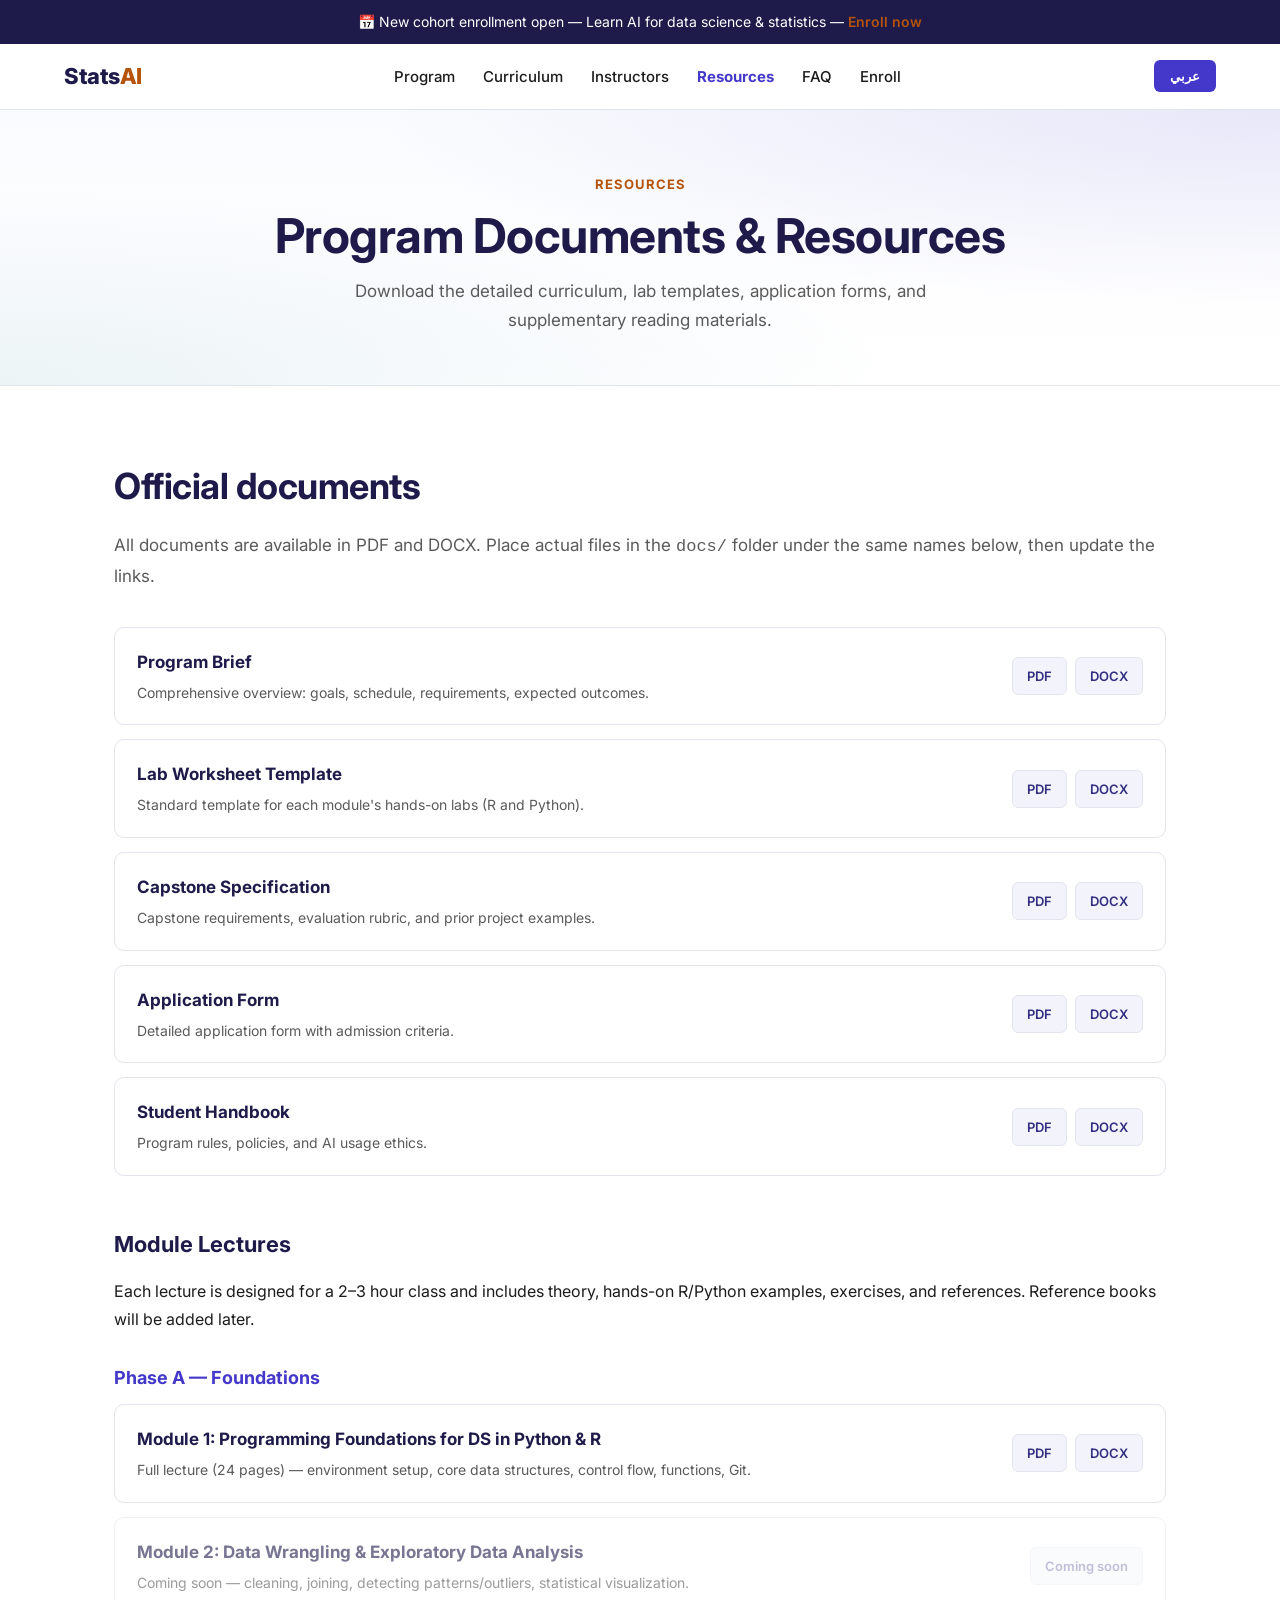
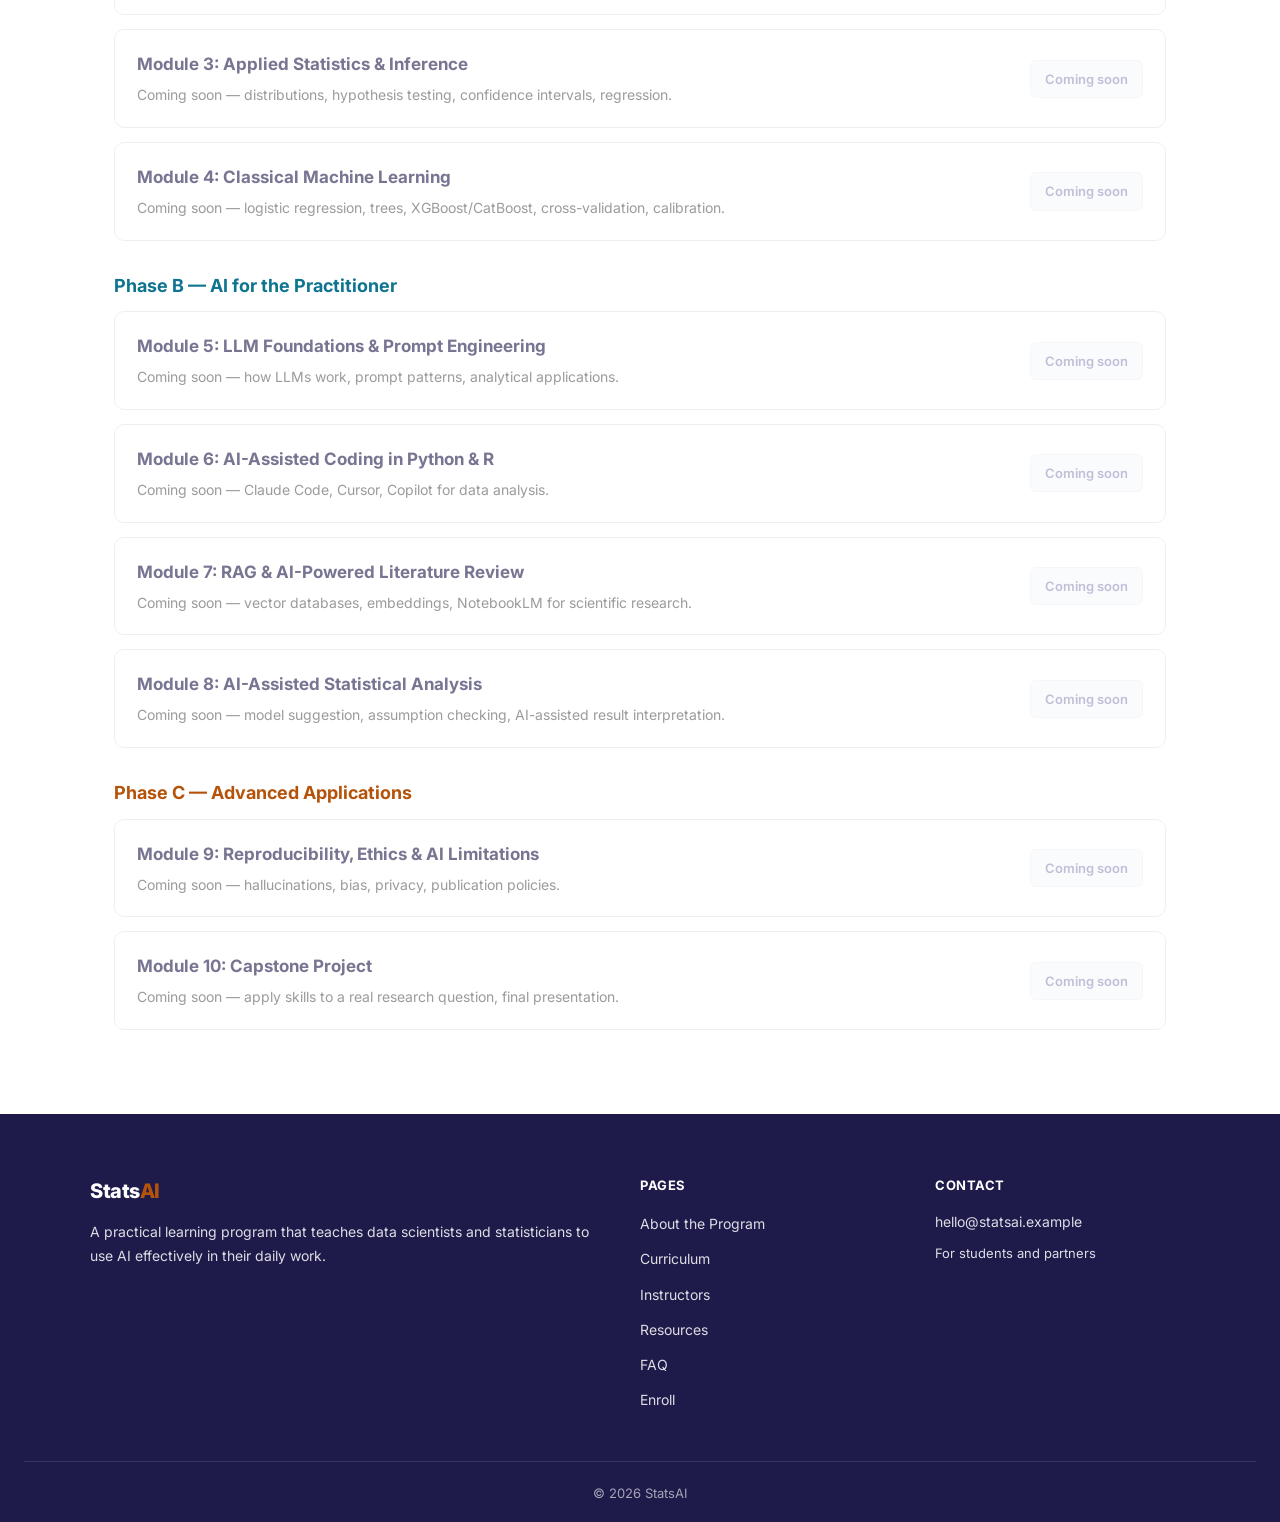
<file: documents.html>
<!DOCTYPE html>
<html lang="en" dir="ltr">
<head>
<meta charset="UTF-8">
<meta name="viewport" content="width=device-width, initial-scale=1.0">
<title>Resources · StatsAI</title>
<meta name="description" content="Download the StatsAI program documents: brief, curriculum, capstone spec, lab templates, and module books.">
<meta property="og:title" content="Resources · StatsAI">
<meta property="og:description" content="Download the StatsAI program documents: brief, curriculum, capstone spec, lab templates, and module books.">
<meta property="og:type" content="website">
<link rel="preconnect" href="https://fonts.googleapis.com">
<link rel="preconnect" href="https://fonts.gstatic.com" crossorigin>
<link href="https://fonts.googleapis.com/css2?family=Amiri:wght@400;700&family=Inter:wght@400;500;600;700;800&display=swap" rel="stylesheet">
<link rel="stylesheet" href="style.css">

</head>
<body data-lang="en" dir="ltr">

<div class="topbar">
  <span data-ar>📅 الكورس الجديد متاح الآن — تعلم الذكاء الاصطناعي لعلم البيانات والإحصاء — <a href="apply.html">سجّل الآن</a></span>
  <span data-en>📅 New cohort enrollment open — Learn AI for data science &amp; statistics — <a href="apply.html">Enroll now</a></span>
</div>

<nav class="nav">
  <div class="nav-inner">
    <a href="index.html" class="logo">Stats<span>AI</span></a>
    <div class="nav-links">
      <a href="program.html" data-ar>البرنامج</a><a href="program.html" data-en>Program</a>
      <a href="curriculum.html" data-ar>المنهج</a><a href="curriculum.html" data-en>Curriculum</a>
      <a href="team.html" data-ar>المدرّسون</a><a href="team.html" data-en>Instructors</a>
      <a href="documents.html" data-ar>الموارد</a><a href="documents.html" data-en>Resources</a>
      <a href="faq.html" data-ar>أسئلة</a><a href="faq.html" data-en>FAQ</a>
      <a href="apply.html" data-ar>التسجيل</a><a href="apply.html" data-en>Enroll</a>
    </div>
    <button class="lang-toggle" onclick="toggleLang()">
      <span data-ar>EN</span><span data-en>عربي</span>
    </button>
  </div>
</nav>

<section class="page-header">
  <div class="page-header-inner">
    <div class="page-eyebrow">
      <span data-ar>الموارد</span><span data-en>Resources</span>
    </div>
    <h1>
      <span data-ar>وثائق وموارد البرنامج</span>
      <span data-en>Program Documents &amp; Resources</span>
      
    </h1>
    <p class="page-header-tagline">
      <span data-ar>تنزيل المنهج التفصيلي، قوالب المختبرات، استمارات التسجيل، وموارد القراءة الإضافية.</span>
      <span data-en>Download the detailed curriculum, lab templates, application forms, and supplementary reading materials.</span>
    </p>
  </div>
</section>

<section class="content">
  <h2 class="section-title">
    <span data-ar>الوثائق الرسمية</span>
    <span data-en>Official documents</span>
  </h2>
  <p class="section-intro">
    <span data-ar>كل الوثائق متاحة بصيغ PDF و DOCX. ضع الملفات الفعلية في مجلد <code>docs/</code> بنفس الأسماء أدناه ثم استبدل الروابط.</span>
    <span data-en>All documents are available in PDF and DOCX. Place actual files in the <code>docs/</code> folder under the same names below, then update the links.</span>
  </p>

  <div class="download-card">
    <div class="download-card-info">
      <h4 data-ar>موجز البرنامج</h4>
      <h4 data-en>Program Brief</h4>
      <p data-ar>نظرة شاملة على البرنامج: الأهداف، الجدول، المتطلبات، النتائج المتوقعة.</p>
      <p data-en>Comprehensive overview: goals, schedule, requirements, expected outcomes.</p>
    </div>
    <div class="download-buttons">
      <a href="docs/01_Program_Brief.pdf">PDF</a>
      <a href="docs/01_Program_Brief.docx">DOCX</a>
    </div>
  </div>

  <div class="download-card">
    <div class="download-card-info">
      <h4 data-ar>قالب ورقة المختبر</h4>
      <h4 data-en>Lab Worksheet Template</h4>
      <p data-ar>القالب القياسي لتمارين كل وحدة (R و Python).</p>
      <p data-en>Standard template for each module's hands-on labs (R and Python).</p>
    </div>
    <div class="download-buttons">
      <a href="docs/02_Lab_Worksheet_Template.pdf">PDF</a>
      <a href="docs/02_Lab_Worksheet_Template.docx">DOCX</a>
    </div>
  </div>

  <div class="download-card">
    <div class="download-card-info">
      <h4 data-ar>مواصفات المشروع الختامي</h4>
      <h4 data-en>Capstone Specification</h4>
      <p data-ar>متطلبات المشروع الختامي، معايير التقييم، وأمثلة على المشاريع السابقة.</p>
      <p data-en>Capstone requirements, evaluation rubric, and prior project examples.</p>
    </div>
    <div class="download-buttons">
      <a href="docs/03_Capstone_Specification.pdf">PDF</a>
      <a href="docs/03_Capstone_Specification.docx">DOCX</a>
    </div>
  </div>

  <div class="download-card">
    <div class="download-card-info">
      <h4 data-ar>استمارة التسجيل</h4>
      <h4 data-en>Application Form</h4>
      <p data-ar>استمارة التسجيل التفصيلية مع معايير القبول.</p>
      <p data-en>Detailed application form with admission criteria.</p>
    </div>
    <div class="download-buttons">
      <a href="docs/04_Application_Form.pdf">PDF</a>
      <a href="docs/04_Application_Form.docx">DOCX</a>
    </div>
  </div>

  <div class="download-card">
    <div class="download-card-info">
      <h4 data-ar>دليل الطالب</h4>
      <h4 data-en>Student Handbook</h4>
      <p data-ar>قواعد البرنامج، السياسات، أخلاقيات استخدام الذكاء الاصطناعي.</p>
      <p data-en>Program rules, policies, and AI usage ethics.</p>
    </div>
    <div class="download-buttons">
      <a href="docs/05_Student_Handbook.pdf">PDF</a>
      <a href="docs/05_Student_Handbook.docx">DOCX</a>
    </div>
  </div>

  <h2 class="subhead" style="margin-top: 50px;">
    <span data-ar>محاضرات الوحدات</span>
    <span data-en>Module Lectures</span>
  </h2>
  <p class="body">
    <span data-ar>كل محاضرة مصممة لتُلقى في ٢-٣ ساعات وتشمل المفاهيم النظرية، أمثلة عملية بـ R و Python، تمارين، ومراجع. سيتم إضافة الكتب المرجعية لاحقاً.</span>
    <span data-en>Each lecture is designed for a 2–3 hour class and includes theory, hands-on R/Python examples, exercises, and references. Reference books will be added later.</span>
  </p>

  <h3 class="subhead" style="color: var(--indigo); margin-top: 30px;">
    <span data-ar>المرحلة (أ) — الأسس</span>
    <span data-en>Phase A — Foundations</span>
  </h3>

  <div class="download-card">
    <div class="download-card-info">
      <h4 data-ar>الوحدة ١: أساسيات البرمجة لعلم البيانات بـ Python و R</h4>
      <h4 data-en>Module 1: Programming Foundations for DS in Python &amp; R</h4>
      <p data-ar>محاضرة كاملة (٢٤ صفحة) — إعداد البيئة، البنى الأساسية للبيانات، التحكم في التدفق، الدوال، Git.</p>
      <p data-en>Full lecture (24 pages) — environment setup, core data structures, control flow, functions, Git.</p>
    </div>
    <div class="download-buttons">
      <a href="docs/Module_01_Foundations.pdf">PDF</a>
      <a href="docs/Module_01_Foundations.docx">DOCX</a>
    </div>
  </div>

  <div class="download-card" style="opacity: 0.6;">
    <div class="download-card-info">
      <h4 data-ar>الوحدة ٢: معالجة البيانات والتحليل الاستكشافي</h4>
      <h4 data-en>Module 2: Data Wrangling &amp; Exploratory Data Analysis</h4>
      <p data-ar>قريباً — تنظيف البيانات، الدمج، اكتشاف الأنماط والقيم الشاذة، التصوير الإحصائي.</p>
      <p data-en>Coming soon — cleaning, joining, detecting patterns/outliers, statistical visualization.</p>
    </div>
    <div class="download-buttons">
      <a href="#" style="pointer-events: none; opacity: 0.5;">Coming soon</a>
    </div>
  </div>

  <div class="download-card" style="opacity: 0.6;">
    <div class="download-card-info">
      <h4 data-ar>الوحدة ٣: الإحصاء التطبيقي والاستدلال</h4>
      <h4 data-en>Module 3: Applied Statistics &amp; Inference</h4>
      <p data-ar>قريباً — التوزيعات، اختبار الفرضيات، فترات الثقة، الانحدار.</p>
      <p data-en>Coming soon — distributions, hypothesis testing, confidence intervals, regression.</p>
    </div>
    <div class="download-buttons">
      <a href="#" style="pointer-events: none; opacity: 0.5;">Coming soon</a>
    </div>
  </div>

  <div class="download-card" style="opacity: 0.6;">
    <div class="download-card-info">
      <h4 data-ar>الوحدة ٤: تعلّم الآلة الكلاسيكي</h4>
      <h4 data-en>Module 4: Classical Machine Learning</h4>
      <p data-ar>قريباً — الانحدار اللوجستي، الأشجار، XGBoost/CatBoost، التحقق المتقاطع، المعايرة.</p>
      <p data-en>Coming soon — logistic regression, trees, XGBoost/CatBoost, cross-validation, calibration.</p>
    </div>
    <div class="download-buttons">
      <a href="#" style="pointer-events: none; opacity: 0.5;">Coming soon</a>
    </div>
  </div>

  <h3 class="subhead" style="color: var(--teal); margin-top: 30px;">
    <span data-ar>المرحلة (ب) — الذكاء الاصطناعي للممارس</span>
    <span data-en>Phase B — AI for the Practitioner</span>
  </h3>

  <div class="download-card" style="opacity: 0.6;">
    <div class="download-card-info">
      <h4 data-ar>الوحدة ٥: أسس النماذج اللغوية وهندسة الأوامر</h4>
      <h4 data-en>Module 5: LLM Foundations &amp; Prompt Engineering</h4>
      <p data-ar>قريباً — كيف تعمل النماذج اللغوية، أنماط الأوامر، التطبيقات التحليلية.</p>
      <p data-en>Coming soon — how LLMs work, prompt patterns, analytical applications.</p>
    </div>
    <div class="download-buttons">
      <a href="#" style="pointer-events: none; opacity: 0.5;">Coming soon</a>
    </div>
  </div>

  <div class="download-card" style="opacity: 0.6;">
    <div class="download-card-info">
      <h4 data-ar>الوحدة ٦: البرمجة بمساعدة الذكاء الاصطناعي بـ Python و R</h4>
      <h4 data-en>Module 6: AI-Assisted Coding in Python &amp; R</h4>
      <p data-ar>قريباً — Claude Code, Cursor, Copilot للتحليل البياني.</p>
      <p data-en>Coming soon — Claude Code, Cursor, Copilot for data analysis.</p>
    </div>
    <div class="download-buttons">
      <a href="#" style="pointer-events: none; opacity: 0.5;">Coming soon</a>
    </div>
  </div>

  <div class="download-card" style="opacity: 0.6;">
    <div class="download-card-info">
      <h4 data-ar>الوحدة ٧: RAG ومراجعة الأدبيات بمساعدة AI</h4>
      <h4 data-en>Module 7: RAG &amp; AI-Powered Literature Review</h4>
      <p data-ar>قريباً — قواعد المتجهات، embeddings، NotebookLM للأبحاث العلمية.</p>
      <p data-en>Coming soon — vector databases, embeddings, NotebookLM for scientific research.</p>
    </div>
    <div class="download-buttons">
      <a href="#" style="pointer-events: none; opacity: 0.5;">Coming soon</a>
    </div>
  </div>

  <div class="download-card" style="opacity: 0.6;">
    <div class="download-card-info">
      <h4 data-ar>الوحدة ٨: التحليل الإحصائي بمساعدة AI</h4>
      <h4 data-en>Module 8: AI-Assisted Statistical Analysis</h4>
      <p data-ar>قريباً — اقتراح النماذج، فحص الفرضيات، تفسير النتائج بمساعدة AI.</p>
      <p data-en>Coming soon — model suggestion, assumption checking, AI-assisted result interpretation.</p>
    </div>
    <div class="download-buttons">
      <a href="#" style="pointer-events: none; opacity: 0.5;">Coming soon</a>
    </div>
  </div>

  <h3 class="subhead" style="color: var(--amber); margin-top: 30px;">
    <span data-ar>المرحلة (ج) — التطبيق المتقدم</span>
    <span data-en>Phase C — Advanced Applications</span>
  </h3>

  <div class="download-card" style="opacity: 0.6;">
    <div class="download-card-info">
      <h4 data-ar>الوحدة ٩: قابلية التكرار، الأخلاقيات، وحدود AI</h4>
      <h4 data-en>Module 9: Reproducibility, Ethics &amp; AI Limitations</h4>
      <p data-ar>قريباً — الهلوسة، التحيز، الخصوصية، سياسات النشر العلمي.</p>
      <p data-en>Coming soon — hallucinations, bias, privacy, publication policies.</p>
    </div>
    <div class="download-buttons">
      <a href="#" style="pointer-events: none; opacity: 0.5;">Coming soon</a>
    </div>
  </div>

  <div class="download-card" style="opacity: 0.6;">
    <div class="download-card-info">
      <h4 data-ar>الوحدة ١٠: المشروع الختامي</h4>
      <h4 data-en>Module 10: Capstone Project</h4>
      <p data-ar>قريباً — تطبيق المهارات على سؤال بحثي حقيقي، عرض ختامي.</p>
      <p data-en>Coming soon — apply skills to a real research question, final presentation.</p>
    </div>
    <div class="download-buttons">
      <a href="#" style="pointer-events: none; opacity: 0.5;">Coming soon</a>
    </div>
  </div>
</section>

<footer>
  <div class="footer-inner">
    <div>
      <div class="logo">Stats<span>AI</span></div>
      <p data-ar>برنامج تعليمي عملي يُعلّم علماء البيانات والإحصائيين كيفية استخدام الذكاء الاصطناعي بفعالية في عملهم اليومي.</p>
      <p data-en>A practical learning program that teaches data scientists and statisticians to use AI effectively in their daily work.</p>
    </div>
    <div>
      <h5 data-ar>الصفحات</h5>
      <h5 data-en>Pages</h5>
      <ul>
        <li><a href="program.html" data-ar>عن البرنامج</a><a href="program.html" data-en>About the Program</a></li>
        <li><a href="curriculum.html" data-ar>المنهج</a><a href="curriculum.html" data-en>Curriculum</a></li>
        <li><a href="team.html" data-ar>المدرّسون</a><a href="team.html" data-en>Instructors</a></li>
        <li><a href="documents.html" data-ar>الموارد</a><a href="documents.html" data-en>Resources</a></li>
        <li><a href="faq.html" data-ar>أسئلة شائعة</a><a href="faq.html" data-en>FAQ</a></li>
        <li><a href="apply.html" data-ar>التسجيل</a><a href="apply.html" data-en>Enroll</a></li>
      </ul>
    </div>
    <div>
      <h5 data-ar>تواصل</h5>
      <h5 data-en>Contact</h5>
      <p>
        <a href="mailto:hello@statsai.example">hello@statsai.example</a>
      </p>
      <p data-ar style="font-size: 13px; margin-top: 8px;">للطلاب والشركاء</p>
      <p data-en style="font-size: 13px; margin-top: 8px;">For students and partners</p>
    </div>
  </div>
  <div class="footer-bottom">
    © 2026 StatsAI
  </div>
</footer>

<script src="site.js"></script>
</body>
</html>
</file>
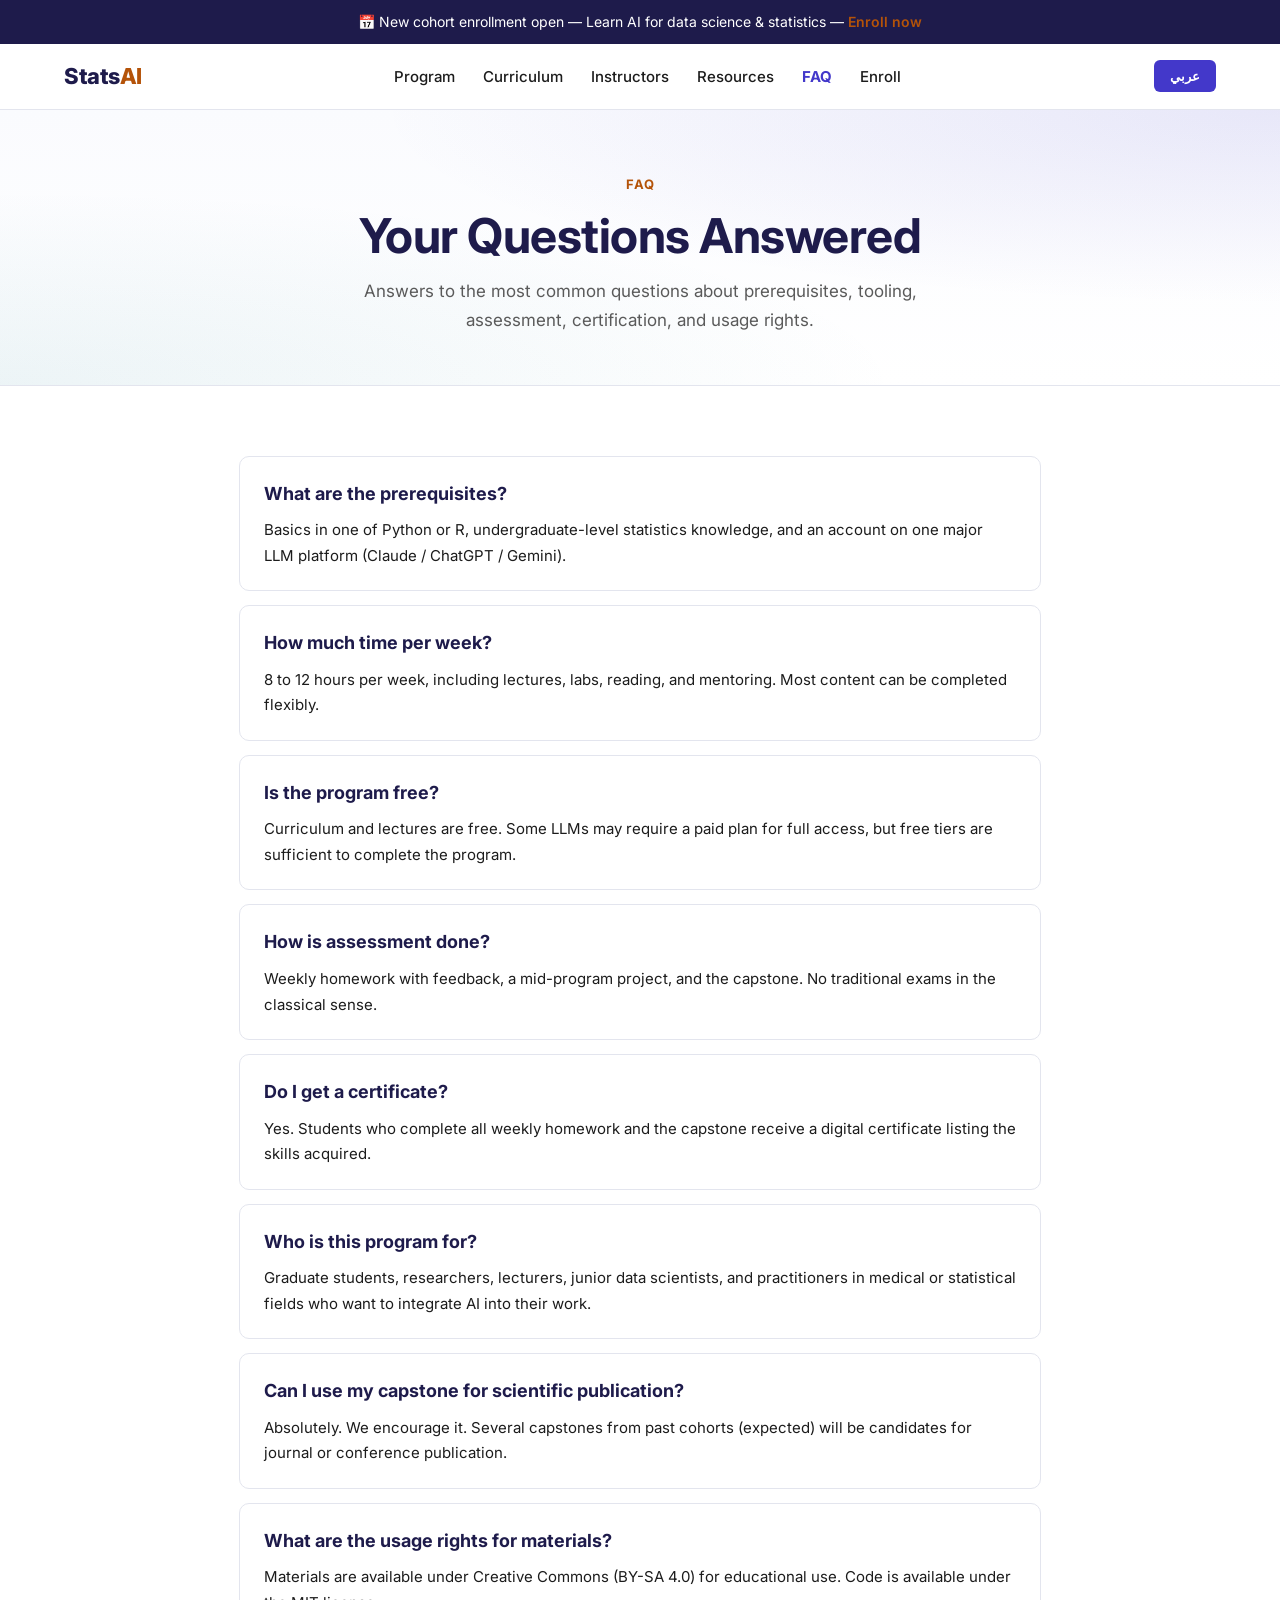
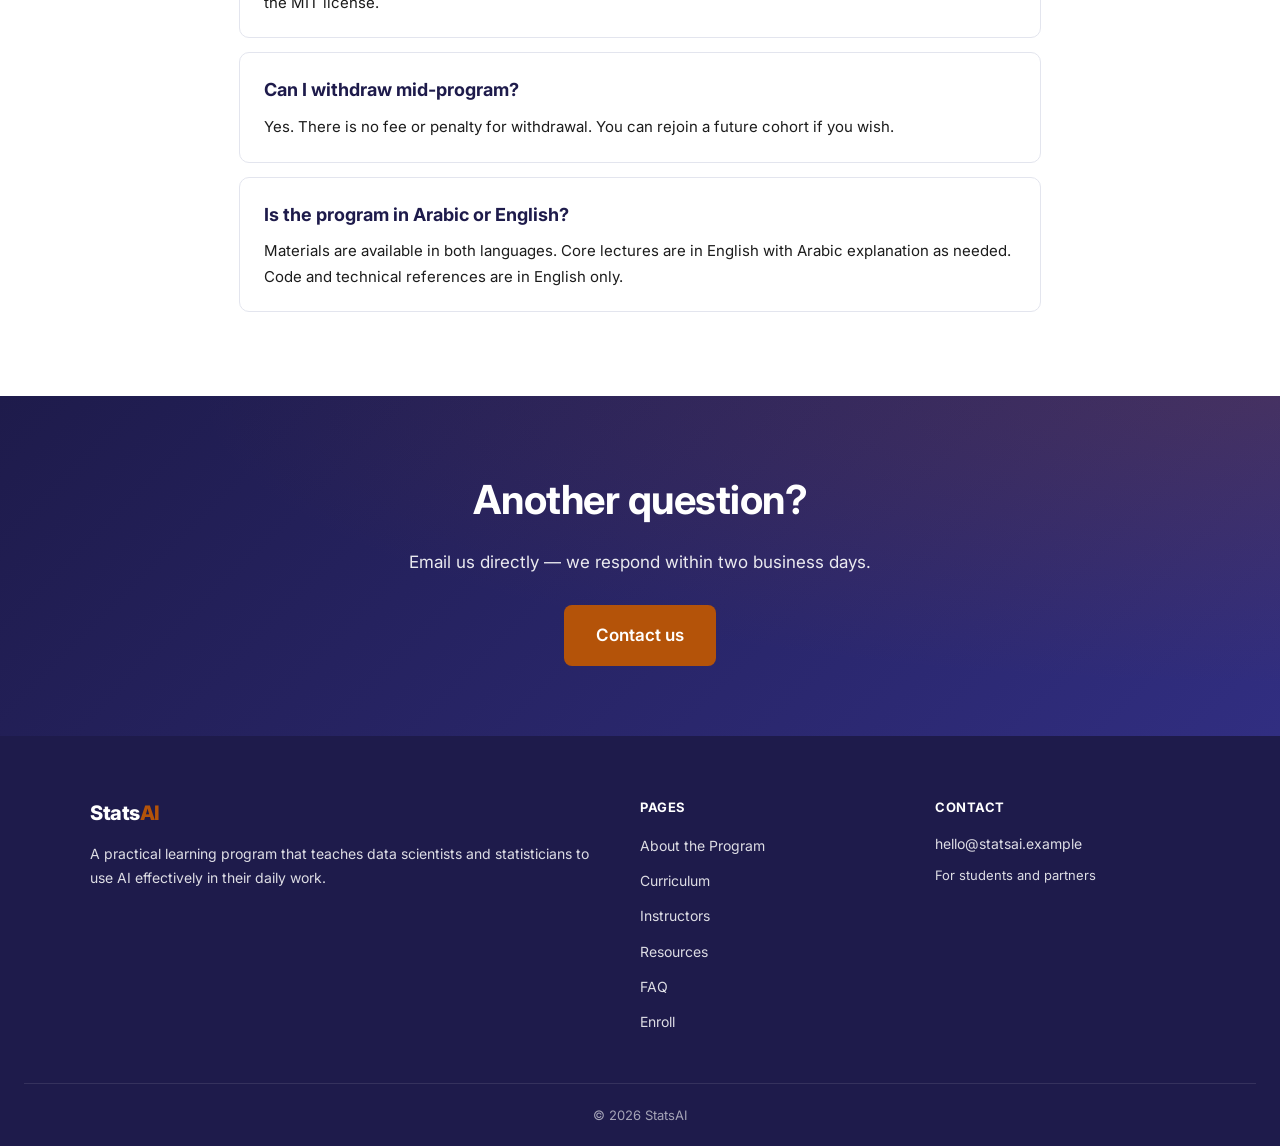
<file: faq.html>
<!DOCTYPE html>
<html lang="en" dir="ltr">
<head>
<meta charset="UTF-8">
<meta name="viewport" content="width=device-width, initial-scale=1.0">
<title>FAQ · StatsAI</title>
<meta name="description" content="Frequently asked questions about StatsAI: prerequisites, time commitment, cost, certification.">
<meta property="og:title" content="FAQ · StatsAI">
<meta property="og:description" content="Frequently asked questions about StatsAI: prerequisites, time commitment, cost, certification.">
<meta property="og:type" content="website">
<link rel="preconnect" href="https://fonts.googleapis.com">
<link rel="preconnect" href="https://fonts.gstatic.com" crossorigin>
<link href="https://fonts.googleapis.com/css2?family=Amiri:wght@400;700&family=Inter:wght@400;500;600;700;800&display=swap" rel="stylesheet">
<link rel="stylesheet" href="style.css">

</head>
<body data-lang="en" dir="ltr">

<div class="topbar">
  <span data-ar>📅 الكورس الجديد متاح الآن — تعلم الذكاء الاصطناعي لعلم البيانات والإحصاء — <a href="apply.html">سجّل الآن</a></span>
  <span data-en>📅 New cohort enrollment open — Learn AI for data science &amp; statistics — <a href="apply.html">Enroll now</a></span>
</div>

<nav class="nav">
  <div class="nav-inner">
    <a href="index.html" class="logo">Stats<span>AI</span></a>
    <div class="nav-links">
      <a href="program.html" data-ar>البرنامج</a><a href="program.html" data-en>Program</a>
      <a href="curriculum.html" data-ar>المنهج</a><a href="curriculum.html" data-en>Curriculum</a>
      <a href="team.html" data-ar>المدرّسون</a><a href="team.html" data-en>Instructors</a>
      <a href="documents.html" data-ar>الموارد</a><a href="documents.html" data-en>Resources</a>
      <a href="faq.html" data-ar>أسئلة</a><a href="faq.html" data-en>FAQ</a>
      <a href="apply.html" data-ar>التسجيل</a><a href="apply.html" data-en>Enroll</a>
    </div>
    <button class="lang-toggle" onclick="toggleLang()">
      <span data-ar>EN</span><span data-en>عربي</span>
    </button>
  </div>
</nav>

<section class="page-header">
  <div class="page-header-inner">
    <div class="page-eyebrow">
      <span data-ar>أسئلة شائعة</span><span data-en>FAQ</span>
    </div>
    <h1>
      <span data-ar>أسئلتك أُجيب عليها</span>
      <span data-en>Your Questions Answered</span>
      
    </h1>
    <p class="page-header-tagline">
      <span data-ar>إجابات على الأسئلة الأكثر شيوعاً عن المتطلبات، الأدوات، التقييم، الشهادة، وحقوق الاستخدام.</span>
      <span data-en>Answers to the most common questions about prerequisites, tooling, assessment, certification, and usage rights.</span>
    </p>
  </div>
</section>

<section class="content narrow">
  <div class="faq-item">
    <h3 data-ar>ما المتطلبات السابقة للانضمام؟</h3>
    <h3 data-en>What are the prerequisites?</h3>
    <p data-ar>أساسيات في إحدى لغتي البرمجة (Python أو R)، معرفة جامعية بالإحصاء (مستوى مقدمة في الإحصاء)، وحساب على إحدى منصات النماذج اللغوية (Claude / ChatGPT / Gemini).</p>
    <p data-en>Basics in one of Python or R, undergraduate-level statistics knowledge, and an account on one major LLM platform (Claude / ChatGPT / Gemini).</p>
  </div>

  <div class="faq-item">
    <h3 data-ar>كم الوقت المطلوب أسبوعياً؟</h3>
    <h3 data-en>How much time per week?</h3>
    <p data-ar>بين ٨ و ١٢ ساعة أسبوعياً تشمل المحاضرات، التمارين، القراءة، والإرشاد. يمكن إنجاز معظم المحتوى بشكل مرن.</p>
    <p data-en>8 to 12 hours per week, including lectures, labs, reading, and mentoring. Most content can be completed flexibly.</p>
  </div>

  <div class="faq-item">
    <h3 data-ar>هل البرنامج مجاني؟</h3>
    <h3 data-en>Is the program free?</h3>
    <p data-ar>المنهج والمحاضرات مجانية. قد يطلب اشتراك مدفوع للوصول الكامل لبعض النماذج اللغوية، لكن النسخ المجانية تكفي لإكمال البرنامج.</p>
    <p data-en>Curriculum and lectures are free. Some LLMs may require a paid plan for full access, but free tiers are sufficient to complete the program.</p>
  </div>

  <div class="faq-item">
    <h3 data-ar>كيف يتم التقييم؟</h3>
    <h3 data-en>How is assessment done?</h3>
    <p data-ar>تمارين أسبوعية مع تغذية راجعة، مشروع منتصف البرنامج، والمشروع الختامي. لا توجد اختبارات تقليدية بالمعنى الكلاسيكي.</p>
    <p data-en>Weekly homework with feedback, a mid-program project, and the capstone. No traditional exams in the classical sense.</p>
  </div>

  <div class="faq-item">
    <h3 data-ar>هل أحصل على شهادة؟</h3>
    <h3 data-en>Do I get a certificate?</h3>
    <p data-ar>نعم. الطلاب الذين يكملون جميع التمارين الأسبوعية والمشروع الختامي يحصلون على شهادة إتمام رقمية تتضمن قائمة بالمهارات المكتسبة.</p>
    <p data-en>Yes. Students who complete all weekly homework and the capstone receive a digital certificate listing the skills acquired.</p>
  </div>

  <div class="faq-item">
    <h3 data-ar>لمن هذا البرنامج؟</h3>
    <h3 data-en>Who is this program for?</h3>
    <p data-ar>طلاب الدراسات العليا، الباحثون، المحاضرون، علماء البيانات الجدد، والممارسون في المجالات الطبية أو الإحصائية الذين يريدون دمج الذكاء الاصطناعي في عملهم.</p>
    <p data-en>Graduate students, researchers, lecturers, junior data scientists, and practitioners in medical or statistical fields who want to integrate AI into their work.</p>
  </div>

  <div class="faq-item">
    <h3 data-ar>هل يمكنني استخدام مشروعي الختامي للنشر العلمي؟</h3>
    <h3 data-en>Can I use my capstone for scientific publication?</h3>
    <p data-ar>بالتأكيد. نشجع ذلك. عدة مشاريع ختامية من الدفعات السابقة (المتوقعة) ستكون مرشحة للنشر في مجلات أو مؤتمرات.</p>
    <p data-en>Absolutely. We encourage it. Several capstones from past cohorts (expected) will be candidates for journal or conference publication.</p>
  </div>

  <div class="faq-item">
    <h3 data-ar>ما حقوق استخدام المواد التعليمية؟</h3>
    <h3 data-en>What are the usage rights for materials?</h3>
    <p data-ar>المواد متاحة بموجب رخصة Creative Commons (BY-SA 4.0) للاستخدام التعليمي. الكود متاح بموجب رخصة MIT.</p>
    <p data-en>Materials are available under Creative Commons (BY-SA 4.0) for educational use. Code is available under the MIT license.</p>
  </div>

  <div class="faq-item">
    <h3 data-ar>هل يمكنني الانسحاب أثناء البرنامج؟</h3>
    <h3 data-en>Can I withdraw mid-program?</h3>
    <p data-en>Yes. There is no fee or penalty for withdrawal. You can rejoin a future cohort if you wish.</p>
    <p data-ar>نعم. لا توجد رسوم أو غرامات للانسحاب. يمكنك العودة في دفعة لاحقة إذا أردت.</p>
  </div>

  <div class="faq-item">
    <h3 data-ar>هل البرنامج باللغة العربية أم الإنجليزية؟</h3>
    <h3 data-en>Is the program in Arabic or English?</h3>
    <p data-ar>المواد متاحة بكلتا اللغتين. المحاضرات الأساسية بالإنجليزية مع شرح بالعربية عند الحاجة. الكود والمراجع التقنية بالإنجليزية حصراً.</p>
    <p data-en>Materials are available in both languages. Core lectures are in English with Arabic explanation as needed. Code and technical references are in English only.</p>
  </div>
</section>

<section class="cta-banner">
  <h2>
    <span data-ar>سؤال آخر؟</span>
    <span data-en>Another question?</span>
  </h2>
  <p>
    <span data-ar>راسلنا مباشرة وسنرد خلال يومي عمل.</span>
    <span data-en>Email us directly — we respond within two business days.</span>
  </p>
  <a href="mailto:hello@statsai.example" class="btn large">
    <span data-ar>راسلنا</span>
    <span data-en>Contact us</span>
  </a>
</section>

<footer>
  <div class="footer-inner">
    <div>
      <div class="logo">Stats<span>AI</span></div>
      <p data-ar>برنامج تعليمي عملي يُعلّم علماء البيانات والإحصائيين كيفية استخدام الذكاء الاصطناعي بفعالية في عملهم اليومي.</p>
      <p data-en>A practical learning program that teaches data scientists and statisticians to use AI effectively in their daily work.</p>
    </div>
    <div>
      <h5 data-ar>الصفحات</h5>
      <h5 data-en>Pages</h5>
      <ul>
        <li><a href="program.html" data-ar>عن البرنامج</a><a href="program.html" data-en>About the Program</a></li>
        <li><a href="curriculum.html" data-ar>المنهج</a><a href="curriculum.html" data-en>Curriculum</a></li>
        <li><a href="team.html" data-ar>المدرّسون</a><a href="team.html" data-en>Instructors</a></li>
        <li><a href="documents.html" data-ar>الموارد</a><a href="documents.html" data-en>Resources</a></li>
        <li><a href="faq.html" data-ar>أسئلة شائعة</a><a href="faq.html" data-en>FAQ</a></li>
        <li><a href="apply.html" data-ar>التسجيل</a><a href="apply.html" data-en>Enroll</a></li>
      </ul>
    </div>
    <div>
      <h5 data-ar>تواصل</h5>
      <h5 data-en>Contact</h5>
      <p>
        <a href="mailto:hello@statsai.example">hello@statsai.example</a>
      </p>
      <p data-ar style="font-size: 13px; margin-top: 8px;">للطلاب والشركاء</p>
      <p data-en style="font-size: 13px; margin-top: 8px;">For students and partners</p>
    </div>
  </div>
  <div class="footer-bottom">
    © 2026 StatsAI
  </div>
</footer>

<script src="site.js"></script>
</body>
</html>
</file>
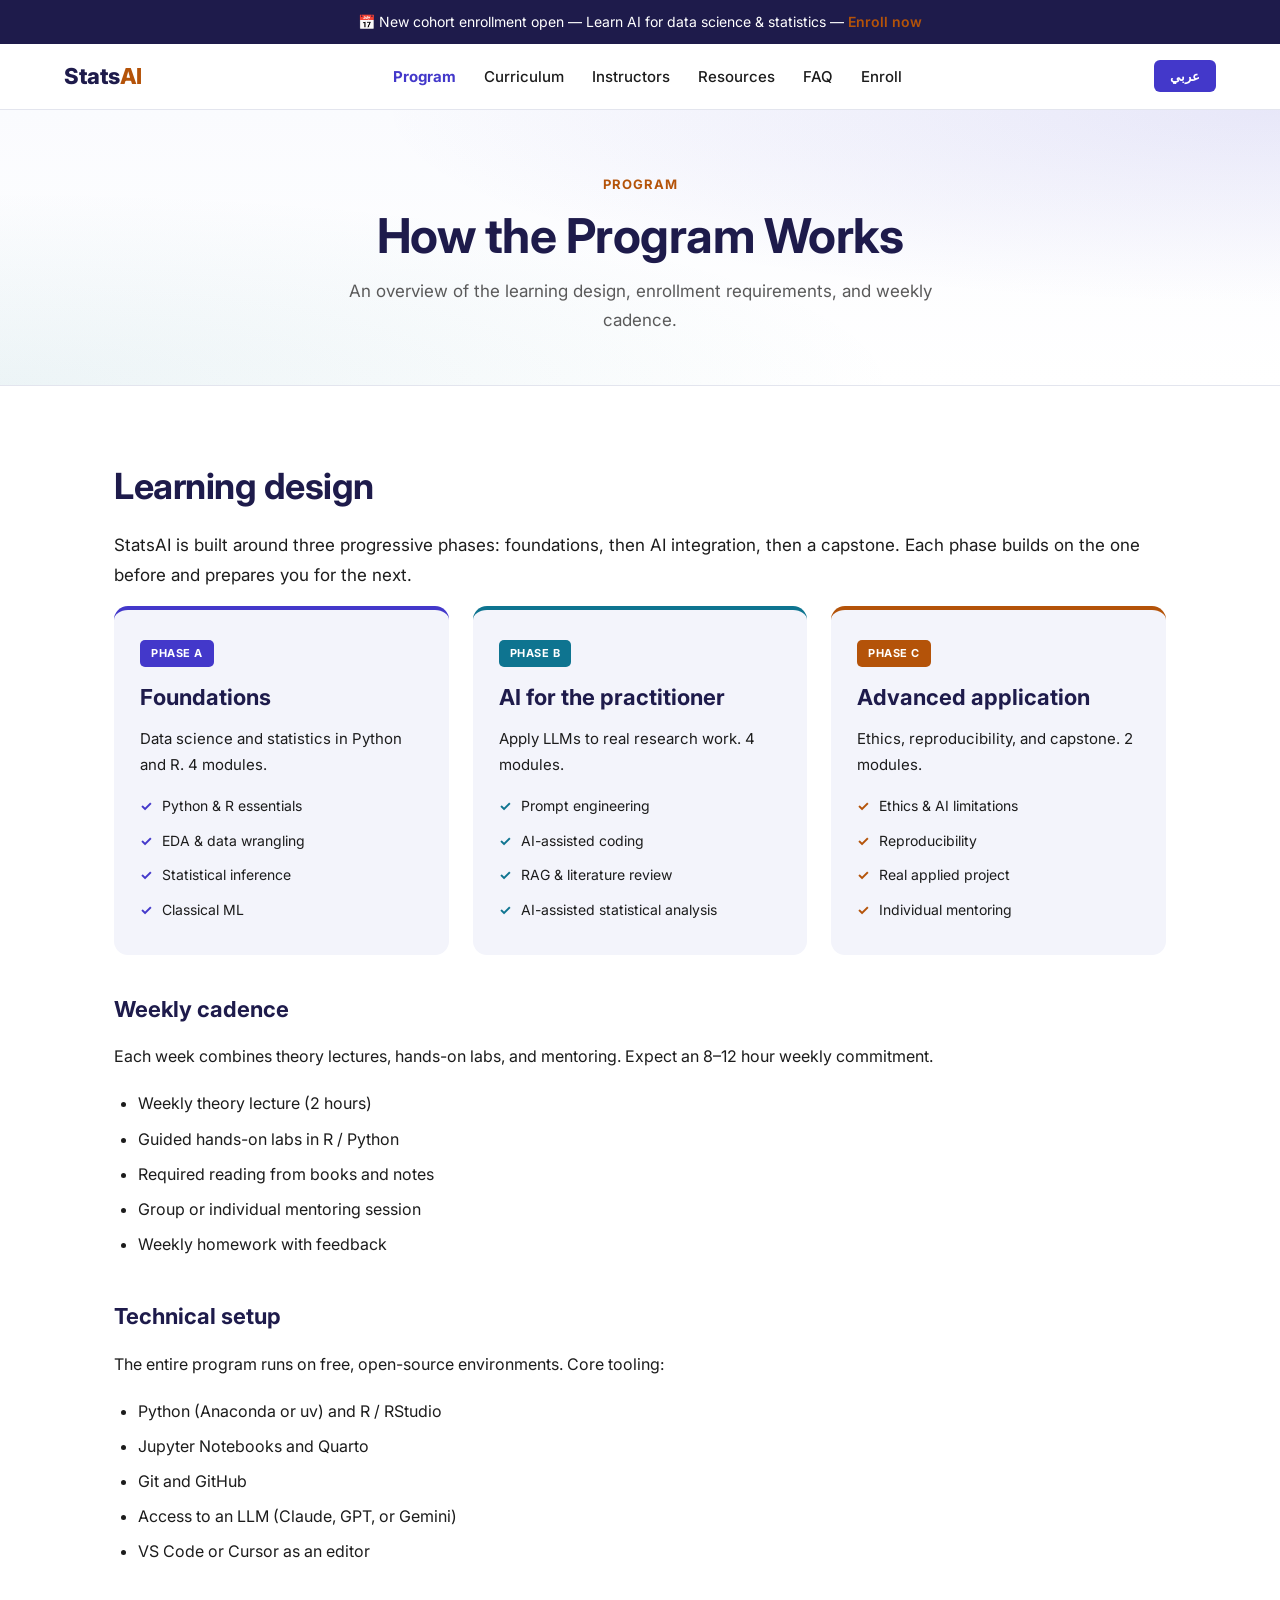
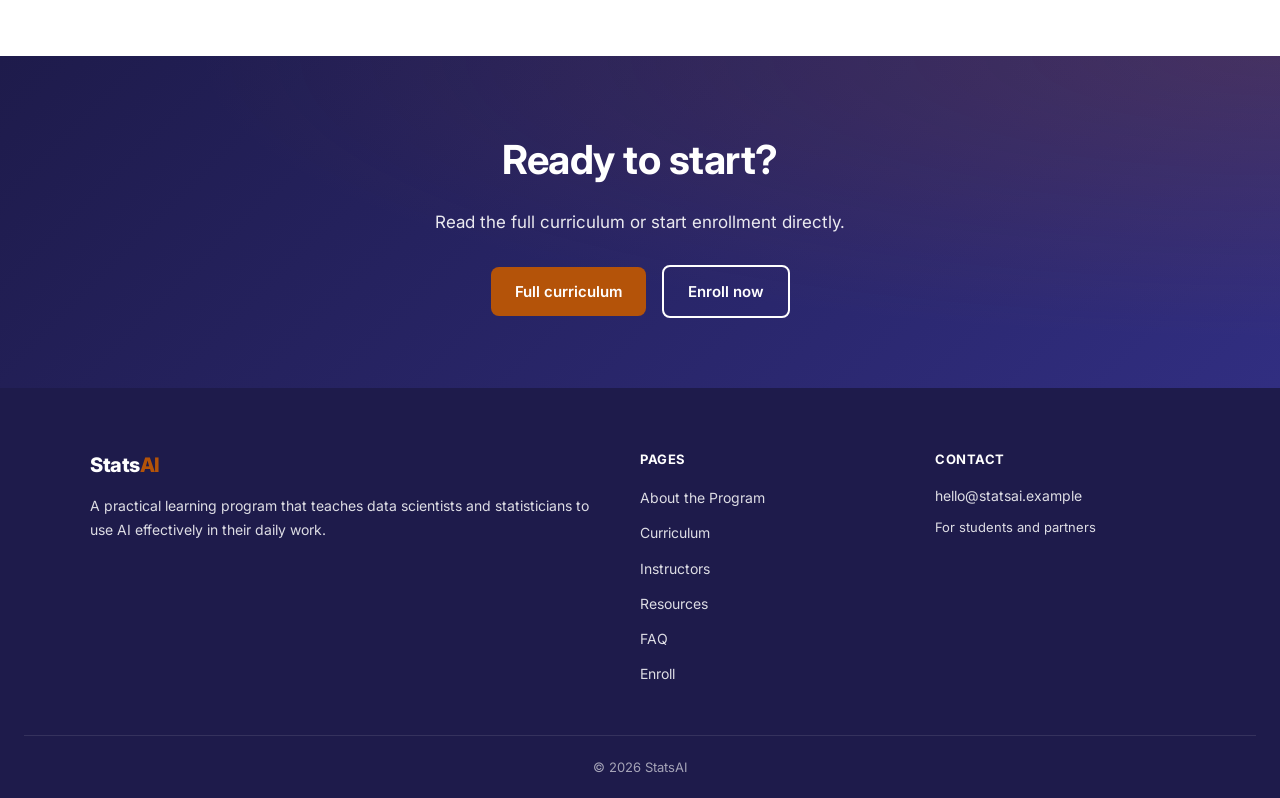
<file: program.html>
<!DOCTYPE html>
<html lang="en" dir="ltr">
<head>
<meta charset="UTF-8">
<meta name="viewport" content="width=device-width, initial-scale=1.0">
<title>Program · StatsAI</title>
<meta name="description" content="How the StatsAI program works: 3-phase design, weekly cadence, technical setup.">
<meta property="og:title" content="Program · StatsAI">
<meta property="og:description" content="How the StatsAI program works: 3-phase design, weekly cadence, technical setup.">
<meta property="og:type" content="website">
<link rel="preconnect" href="https://fonts.googleapis.com">
<link rel="preconnect" href="https://fonts.gstatic.com" crossorigin>
<link href="https://fonts.googleapis.com/css2?family=Amiri:wght@400;700&family=Inter:wght@400;500;600;700;800&display=swap" rel="stylesheet">
<link rel="stylesheet" href="style.css">

</head>
<body data-lang="en" dir="ltr">

<div class="topbar">
  <span data-ar>📅 الكورس الجديد متاح الآن — تعلم الذكاء الاصطناعي لعلم البيانات والإحصاء — <a href="apply.html">سجّل الآن</a></span>
  <span data-en>📅 New cohort enrollment open — Learn AI for data science &amp; statistics — <a href="apply.html">Enroll now</a></span>
</div>

<nav class="nav">
  <div class="nav-inner">
    <a href="index.html" class="logo">Stats<span>AI</span></a>
    <div class="nav-links">
      <a href="program.html" data-ar>البرنامج</a><a href="program.html" data-en>Program</a>
      <a href="curriculum.html" data-ar>المنهج</a><a href="curriculum.html" data-en>Curriculum</a>
      <a href="team.html" data-ar>المدرّسون</a><a href="team.html" data-en>Instructors</a>
      <a href="documents.html" data-ar>الموارد</a><a href="documents.html" data-en>Resources</a>
      <a href="faq.html" data-ar>أسئلة</a><a href="faq.html" data-en>FAQ</a>
      <a href="apply.html" data-ar>التسجيل</a><a href="apply.html" data-en>Enroll</a>
    </div>
    <button class="lang-toggle" onclick="toggleLang()">
      <span data-ar>EN</span><span data-en>عربي</span>
    </button>
  </div>
</nav>

<section class="page-header">
  <div class="page-header-inner">
    <div class="page-eyebrow">
      <span data-ar>البرنامج</span><span data-en>Program</span>
    </div>
    <h1>
      <span data-ar>كيف يعمل البرنامج</span>
      <span data-en>How the Program Works</span>
      
    </h1>
    <p class="page-header-tagline">
      <span data-ar>نظرة عامة على التصميم التعليمي ومتطلبات الانضمام والإيقاع الأسبوعي.</span>
      <span data-en>An overview of the learning design, enrollment requirements, and weekly cadence.</span>
    </p>
  </div>
</section>

<section class="content">
  <h2 class="section-title">
    <span data-ar>التصميم التعليمي</span>
    <span data-en>Learning design</span>
  </h2>
  <p class="body large">
    <span data-ar>برنامج StatsAI مبني على ثلاث مراحل متدرجة: الأسس، ثم تطبيق الذكاء الاصطناعي، ثم المشروع الختامي. كل مرحلة تَبني على ما قبلها وتُجهّزك لما بعدها.</span>
    <span data-en>StatsAI is built around three progressive phases: foundations, then AI integration, then a capstone. Each phase builds on the one before and prepares you for the next.</span>
  </p>

  <div class="grid-3">
    <div class="card">
      <div class="card-tag" data-ar>المرحلة أ</div>
      <div class="card-tag" data-en>Phase A</div>
      <h3 data-ar>الأسس</h3>
      <h3 data-en>Foundations</h3>
      <p data-ar>علم البيانات والإحصاء بـ Python و R. ٤ وحدات.</p>
      <p data-en>Data science and statistics in Python and R. 4 modules.</p>
      <ul>
        <li data-ar>أساسيات Python و R</li><li data-en>Python &amp; R essentials</li>
        <li data-ar>التحليل الاستكشافي</li><li data-en>EDA &amp; data wrangling</li>
        <li data-ar>الاستدلال الإحصائي</li><li data-en>Statistical inference</li>
        <li data-ar>تعلّم الآلة الكلاسيكي</li><li data-en>Classical ML</li>
      </ul>
    </div>
    <div class="card teal">
      <div class="card-tag" data-ar>المرحلة ب</div>
      <div class="card-tag" data-en>Phase B</div>
      <h3 data-ar>الذكاء الاصطناعي للممارس</h3>
      <h3 data-en>AI for the practitioner</h3>
      <p data-ar>تطبيق LLMs على عمل الباحث الحقيقي. ٤ وحدات.</p>
      <p data-en>Apply LLMs to real research work. 4 modules.</p>
      <ul>
        <li data-ar>هندسة الأوامر</li><li data-en>Prompt engineering</li>
        <li data-ar>البرمجة بمساعدة AI</li><li data-en>AI-assisted coding</li>
        <li data-ar>RAG ومراجعة الأدبيات</li><li data-en>RAG &amp; literature review</li>
        <li data-ar>التحليل الإحصائي بمساعدة AI</li><li data-en>AI-assisted statistical analysis</li>
      </ul>
    </div>
    <div class="card amber">
      <div class="card-tag" data-ar>المرحلة ج</div>
      <div class="card-tag" data-en>Phase C</div>
      <h3 data-ar>التطبيق المتقدم</h3>
      <h3 data-en>Advanced application</h3>
      <p data-ar>أخلاقيات، إعادة إنتاجية، ومشروع ختامي. ٢ وحدات.</p>
      <p data-en>Ethics, reproducibility, and capstone. 2 modules.</p>
      <ul>
        <li data-ar>الأخلاقيات وحدود AI</li><li data-en>Ethics &amp; AI limitations</li>
        <li data-ar>قابلية التكرار</li><li data-en>Reproducibility</li>
        <li data-ar>مشروع تطبيقي حقيقي</li><li data-en>Real applied project</li>
        <li data-ar>إرشاد فردي</li><li data-en>Individual mentoring</li>
      </ul>
    </div>
  </div>

  <h2 class="subhead">
    <span data-ar>الإيقاع الأسبوعي</span>
    <span data-en>Weekly cadence</span>
  </h2>
  <p class="body">
    <span data-ar>كل أسبوع يجمع بين المحاضرات النظرية، التمارين العملية، والإرشاد. توقّع التزاماً يتراوح بين ٨ و ١٢ ساعة أسبوعياً.</span>
    <span data-en>Each week combines theory lectures, hands-on labs, and mentoring. Expect an 8–12 hour weekly commitment.</span>
  </p>
  <ul class="body">
    <li data-ar>محاضرة نظرية أسبوعية (ساعتان)</li><li data-en>Weekly theory lecture (2 hours)</li>
    <li data-ar>تمارين عملية موجّهة في R / Python</li><li data-en>Guided hands-on labs in R / Python</li>
    <li data-ar>قراءة مرجعية من الكتب والمذكرات</li><li data-en>Required reading from books and notes</li>
    <li data-ar>جلسة إرشاد جماعية أو فردية</li><li data-en>Group or individual mentoring session</li>
    <li data-ar>تسليم تمارين أسبوعية مع تغذية راجعة</li><li data-en>Weekly homework with feedback</li>
  </ul>

  <h2 class="subhead">
    <span data-ar>الإعداد التقني</span>
    <span data-en>Technical setup</span>
  </h2>
  <p class="body">
    <span data-ar>كل البرنامج يعمل على بيئات مفتوحة المصدر مجاناً. الأدوات الأساسية:</span>
    <span data-en>The entire program runs on free, open-source environments. Core tooling:</span>
  </p>
  <ul class="body">
    <li data-ar>Python (Anaconda أو uv) و R / RStudio</li><li data-en>Python (Anaconda or uv) and R / RStudio</li>
    <li data-ar>Jupyter Notebooks و Quarto</li><li data-en>Jupyter Notebooks and Quarto</li>
    <li data-ar>Git و GitHub</li><li data-en>Git and GitHub</li>
    <li data-ar>الوصول إلى نموذج LLM (Claude, GPT, أو Gemini)</li><li data-en>Access to an LLM (Claude, GPT, or Gemini)</li>
    <li data-ar>محرر VS Code أو Cursor</li><li data-en>VS Code or Cursor as an editor</li>
  </ul>
</section>

<section class="cta-banner">
  <h2>
    <span data-ar>هل أنت مستعد للبدء؟</span>
    <span data-en>Ready to start?</span>
  </h2>
  <p>
    <span data-ar>اقرأ المنهج الكامل أو ابدأ التسجيل مباشرة.</span>
    <span data-en>Read the full curriculum or start enrollment directly.</span>
  </p>
  <a href="curriculum.html" class="btn">
    <span data-ar>المنهج كاملاً</span>
    <span data-en>Full curriculum</span>
  </a>
  <a href="apply.html" class="btn outline" style="margin-inline-start:12px; background:transparent; color:white; border-color:white;">
    <span data-ar>سجّل الآن</span>
    <span data-en>Enroll now</span>
  </a>
</section>

<footer>
  <div class="footer-inner">
    <div>
      <div class="logo">Stats<span>AI</span></div>
      <p data-ar>برنامج تعليمي عملي يُعلّم علماء البيانات والإحصائيين كيفية استخدام الذكاء الاصطناعي بفعالية في عملهم اليومي.</p>
      <p data-en>A practical learning program that teaches data scientists and statisticians to use AI effectively in their daily work.</p>
    </div>
    <div>
      <h5 data-ar>الصفحات</h5>
      <h5 data-en>Pages</h5>
      <ul>
        <li><a href="program.html" data-ar>عن البرنامج</a><a href="program.html" data-en>About the Program</a></li>
        <li><a href="curriculum.html" data-ar>المنهج</a><a href="curriculum.html" data-en>Curriculum</a></li>
        <li><a href="team.html" data-ar>المدرّسون</a><a href="team.html" data-en>Instructors</a></li>
        <li><a href="documents.html" data-ar>الموارد</a><a href="documents.html" data-en>Resources</a></li>
        <li><a href="faq.html" data-ar>أسئلة شائعة</a><a href="faq.html" data-en>FAQ</a></li>
        <li><a href="apply.html" data-ar>التسجيل</a><a href="apply.html" data-en>Enroll</a></li>
      </ul>
    </div>
    <div>
      <h5 data-ar>تواصل</h5>
      <h5 data-en>Contact</h5>
      <p>
        <a href="mailto:hello@statsai.example">hello@statsai.example</a>
      </p>
      <p data-ar style="font-size: 13px; margin-top: 8px;">للطلاب والشركاء</p>
      <p data-en style="font-size: 13px; margin-top: 8px;">For students and partners</p>
    </div>
  </div>
  <div class="footer-bottom">
    © 2026 StatsAI
  </div>
</footer>

<script src="site.js"></script>
</body>
</html>
</file>
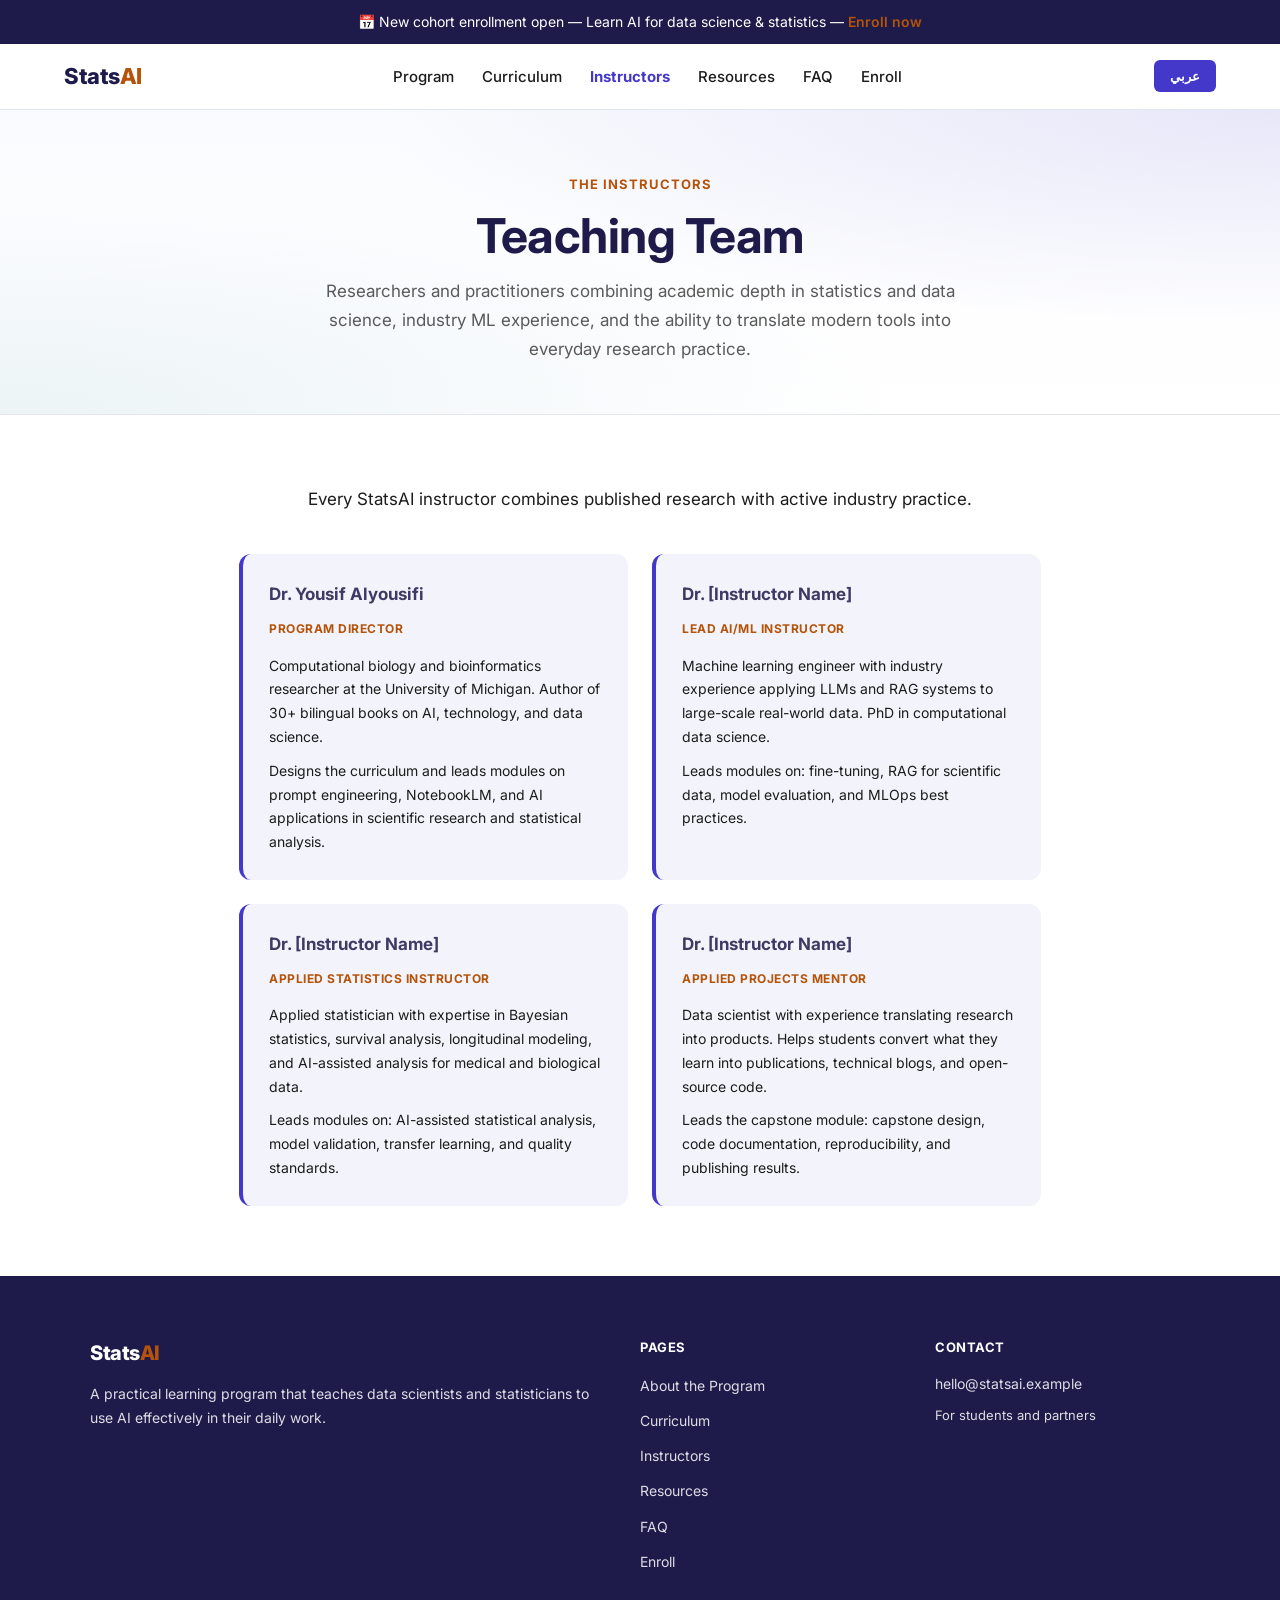
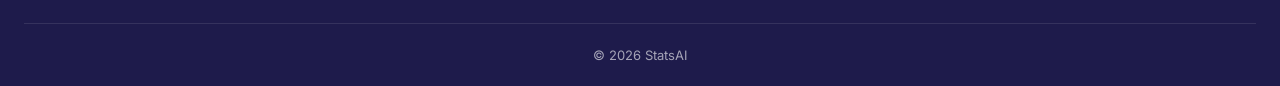
<file: team.html>
<!DOCTYPE html>
<html lang="en" dir="ltr">
<head>
<meta charset="UTF-8">
<meta name="viewport" content="width=device-width, initial-scale=1.0">
<title>Instructors · StatsAI</title>
<meta name="description" content="Meet the StatsAI instructors — statisticians, ML engineers, and applied researchers.">
<meta property="og:title" content="Instructors · StatsAI">
<meta property="og:description" content="Meet the StatsAI instructors — statisticians, ML engineers, and applied researchers.">
<meta property="og:type" content="website">
<link rel="preconnect" href="https://fonts.googleapis.com">
<link rel="preconnect" href="https://fonts.gstatic.com" crossorigin>
<link href="https://fonts.googleapis.com/css2?family=Amiri:wght@400;700&family=Inter:wght@400;500;600;700;800&display=swap" rel="stylesheet">
<link rel="stylesheet" href="style.css">

</head>
<body data-lang="en" dir="ltr">

<div class="topbar">
  <span data-ar>📅 الكورس الجديد متاح الآن — تعلم الذكاء الاصطناعي لعلم البيانات والإحصاء — <a href="apply.html">سجّل الآن</a></span>
  <span data-en>📅 New cohort enrollment open — Learn AI for data science &amp; statistics — <a href="apply.html">Enroll now</a></span>
</div>

<nav class="nav">
  <div class="nav-inner">
    <a href="index.html" class="logo">Stats<span>AI</span></a>
    <div class="nav-links">
      <a href="program.html" data-ar>البرنامج</a><a href="program.html" data-en>Program</a>
      <a href="curriculum.html" data-ar>المنهج</a><a href="curriculum.html" data-en>Curriculum</a>
      <a href="team.html" data-ar>المدرّسون</a><a href="team.html" data-en>Instructors</a>
      <a href="documents.html" data-ar>الموارد</a><a href="documents.html" data-en>Resources</a>
      <a href="faq.html" data-ar>أسئلة</a><a href="faq.html" data-en>FAQ</a>
      <a href="apply.html" data-ar>التسجيل</a><a href="apply.html" data-en>Enroll</a>
    </div>
    <button class="lang-toggle" onclick="toggleLang()">
      <span data-ar>EN</span><span data-en>عربي</span>
    </button>
  </div>
</nav>

<section class="page-header">
  <div class="page-header-inner">
    <div class="page-eyebrow">
      <span data-ar>المدرّسون</span><span data-en>The Instructors</span>
    </div>
    <h1>
      <span data-ar>فريق التدريس</span>
      <span data-en>Teaching Team</span>
      
    </h1>
    <p class="page-header-tagline">
      <span data-ar>باحثون وممارسون يجمعون بين العمق الأكاديمي في الإحصاء وعلم البيانات، الخبرة الصناعية في تعلّم الآلة، والقدرة على ترجمة الأدوات الحديثة إلى ممارسة بحثية يومية.</span>
      <span data-en>Researchers and practitioners combining academic depth in statistics and data science, industry ML experience, and the ability to translate modern tools into everyday research practice.</span>
    </p>
  </div>
</section>

<section class="content narrow">
  <p class="body large center">
    <span data-ar>كل مدرّس في StatsAI يجمع بين البحث المنشور والممارسة الصناعية الفعلية.</span>
    <span data-en>Every StatsAI instructor combines published research with active industry practice.</span>
  </p>
  <div class="spacer"></div>

  <div class="grid-2">
    <div class="person">
      <h4 data-ar>د.يوسف اليوسفي</h4>
      <h4 data-en>Dr. Yousif Alyousifi</h4>
      <div class="role">
        <span data-ar>مدير البرنامج</span>
        <span data-en>Program Director</span>
      </div>
      <p data-ar>باحث في علم الأحياء الحاسوبي والمعلوماتية الحيوية في جامعة ميشيغان. مؤلف لأكثر من ٣٠ كتاباً ثنائي اللغة في الذكاء الاصطناعي وعلوم البيانات.</p>
      <p data-en>Computational biology and bioinformatics researcher at the University of Michigan. Author of 30+ bilingual books on AI, technology, and data science.</p>
      <p data-ar>يصمم منهج البرنامج ويقود وحدات هندسة الأوامر، NotebookLM، وتطبيقات الذكاء الاصطناعي في البحث العلمي والتحليل الإحصائي.</p>
      <p data-en>Designs the curriculum and leads modules on prompt engineering, NotebookLM, and AI applications in scientific research and statistical analysis.</p>
    </div>

    <div class="person">
      <h4 data-ar>د. [اسم المدرّس]</h4>
      <h4 data-en>Dr. [Instructor Name]</h4>
      <div class="role">
        <span data-ar>المدرس الرئيس للذكاء الاصطناعي وتعلّم الآلة</span>
        <span data-en>Lead AI/ML Instructor</span>
      </div>
      <p data-ar>مهندس تعلّم آلة بخبرة صناعية في تطبيق النماذج اللغوية الكبيرة وأنظمة RAG على بيانات حقيقية ضخمة. حاصل على دكتوراه في علم البيانات.</p>
      <p data-en>Machine learning engineer with industry experience applying LLMs and RAG systems to large-scale real-world data. PhD in computational data science.</p>
      <p data-ar>يقود وحدات: ضبط النماذج، RAG للبيانات العلمية، تقييم النماذج، وأفضل ممارسات MLOps.</p>
      <p data-en>Leads modules on: fine-tuning, RAG for scientific data, model evaluation, and MLOps best practices.</p>
    </div>

    <div class="person">
      <h4 data-ar>د. [اسم المدرّس]</h4>
      <h4 data-en>Dr. [Instructor Name]</h4>
      <div class="role">
        <span data-ar>مدرّس الإحصاء التطبيقي</span>
        <span data-en>Applied Statistics Instructor</span>
      </div>
      <p data-ar>إحصائي تطبيقي مع خبرة في الإحصاء البايزي، تحليل البقاء، النمذجة الطولية، والتحليل بمساعدة الذكاء الاصطناعي للبيانات الطبية والبيولوجية.</p>
      <p data-en>Applied statistician with expertise in Bayesian statistics, survival analysis, longitudinal modeling, and AI-assisted analysis for medical and biological data.</p>
      <p data-ar>يقود وحدات: التحليل الإحصائي بمساعدة AI، التحقق من النماذج، نقل التعلم، ومعايير الجودة.</p>
      <p data-en>Leads modules on: AI-assisted statistical analysis, model validation, transfer learning, and quality standards.</p>
    </div>

    <div class="person">
      <h4 data-ar>د. [اسم المدرّس]</h4>
      <h4 data-en>Dr. [Instructor Name]</h4>
      <div class="role">
        <span data-ar>مرشد المشاريع التطبيقية</span>
        <span data-en>Applied Projects Mentor</span>
      </div>
      <p data-ar>عالم بيانات بخبرة في تحويل الأبحاث إلى منتجات. يساعد الطلاب على نقل ما تعلموه إلى مشاريع نشر علمي ومدوّنات تقنية وأكواد مفتوحة المصدر.</p>
      <p data-en>Data scientist with experience translating research into products. Helps students convert what they learn into publications, technical blogs, and open-source code.</p>
      <p data-ar>يقود الوحدة الختامية: تصميم مشروع التخرج، توثيق الكود، إعادة الإنتاجية، ونشر النتائج.</p>
      <p data-en>Leads the capstone module: capstone design, code documentation, reproducibility, and publishing results.</p>
    </div>
  </div>
</section>

<footer>
  <div class="footer-inner">
    <div>
      <div class="logo">Stats<span>AI</span></div>
      <p data-ar>برنامج تعليمي عملي يُعلّم علماء البيانات والإحصائيين كيفية استخدام الذكاء الاصطناعي بفعالية في عملهم اليومي.</p>
      <p data-en>A practical learning program that teaches data scientists and statisticians to use AI effectively in their daily work.</p>
    </div>
    <div>
      <h5 data-ar>الصفحات</h5>
      <h5 data-en>Pages</h5>
      <ul>
        <li><a href="program.html" data-ar>عن البرنامج</a><a href="program.html" data-en>About the Program</a></li>
        <li><a href="curriculum.html" data-ar>المنهج</a><a href="curriculum.html" data-en>Curriculum</a></li>
        <li><a href="team.html" data-ar>المدرّسون</a><a href="team.html" data-en>Instructors</a></li>
        <li><a href="documents.html" data-ar>الموارد</a><a href="documents.html" data-en>Resources</a></li>
        <li><a href="faq.html" data-ar>أسئلة شائعة</a><a href="faq.html" data-en>FAQ</a></li>
        <li><a href="apply.html" data-ar>التسجيل</a><a href="apply.html" data-en>Enroll</a></li>
      </ul>
    </div>
    <div>
      <h5 data-ar>تواصل</h5>
      <h5 data-en>Contact</h5>
      <p>
        <a href="mailto:hello@statsai.example">hello@statsai.example</a>
      </p>
      <p data-ar style="font-size: 13px; margin-top: 8px;">للطلاب والشركاء</p>
      <p data-en style="font-size: 13px; margin-top: 8px;">For students and partners</p>
    </div>
  </div>
  <div class="footer-bottom">
    © 2026 StatsAI
  </div>
</footer>

<script src="site.js"></script>
</body>
</html>
</file>
<file: style.css>
/* ============================================================
   StatsAI — Shared Design System
   AI for Data Science & Statistics — learning platform.
   Architecture mirrors the LLM4Yemen reference site:
   - Flat folder layout (style.css and site.js at root).
   - Bilingual via data-lang on <body> + data-ar/data-en on elements.
   ============================================================ */

:root {
  /* Color palette — calm, technical, academic */
  --indigo:     #4338CA;     /* primary brand color (links, CTAs) */
  --indigo-2:   #312E81;     /* deep indigo (hover states) */
  --indigo-3:   #1E1B4B;     /* darkest indigo (footer, hero) */
  --teal:       #0E7490;     /* secondary accent (cards, highlights) */
  --amber:      #B45309;     /* warm accent (eyebrows, badges) */
  --text:       #1C1C1C;
  --muted:      #5a5a5a;
  --light:      #F3F4FB;     /* subtle card background */
  --bg-soft:    #FAFBFE;
  --bg:         #ffffff;
  --line:       #E3E5EE;
  --shadow-sm:  0 2px 8px rgba(0,0,0,0.04);
  --shadow-md:  0 6px 20px rgba(0,0,0,0.08);
  --shadow-lg:  0 12px 40px rgba(0,0,0,0.12);
}

* { box-sizing: border-box; margin: 0; padding: 0; }
html { scroll-behavior: smooth; }
body {
  font-family: 'Amiri', 'Inter', Georgia, serif;
  background: var(--bg);
  color: var(--text);
  line-height: 1.7;
  overflow-x: hidden;
}
.latin { font-family: 'Inter', sans-serif; direction: ltr; }

img { max-width: 100%; height: auto; display: block; }
a { color: var(--indigo); }

/* ============================================================
   TOPBAR + NAV
   ============================================================ */
.topbar {
  background: var(--indigo-3);
  color: white;
  padding: 10px 0;
  font-size: 14px;
  text-align: center;
}
.topbar a { color: var(--amber); text-decoration: none; font-weight: 600; }
.topbar a:hover { text-decoration: underline; }

.nav {
  position: sticky;
  top: 0;
  background: rgba(255,255,255,0.97);
  backdrop-filter: blur(10px);
  border-bottom: 1px solid var(--line);
  z-index: 100;
  padding: 14px 0;
}
.nav-inner {
  max-width: 1200px;
  margin: 0 auto;
  padding: 0 24px;
  display: flex;
  align-items: center;
  justify-content: space-between;
  gap: 20px;
}
.logo {
  font-family: 'Inter', sans-serif;
  font-weight: 800;
  font-size: 22px;
  color: var(--indigo-3);
  text-decoration: none;
  letter-spacing: -0.5px;
  flex-shrink: 0;
}
.logo span { color: var(--amber); }
.nav-links { display: flex; gap: 28px; align-items: center; }
.nav-links a {
  color: var(--text);
  text-decoration: none;
  font-size: 15px;
  font-weight: 500;
  transition: color 0.15s;
}
.nav-links a:hover { color: var(--indigo); }
.nav-links a.active { color: var(--indigo); font-weight: 700; }
.lang-toggle {
  background: var(--indigo);
  color: white;
  border: none;
  padding: 8px 16px;
  border-radius: 6px;
  font-family: 'Inter', sans-serif;
  font-size: 13px;
  font-weight: 600;
  cursor: pointer;
  transition: background 0.15s;
}
.lang-toggle:hover { background: var(--amber); }

@media (max-width: 880px) {
  .nav-links { display: none; }
}

/* ============================================================
   PAGE HEADER (used on inner pages)
   ============================================================ */
.page-header {
  background:
    radial-gradient(ellipse at top right, rgba(67,56,202,0.10), transparent 50%),
    radial-gradient(ellipse at bottom left, rgba(14,116,144,0.08), transparent 50%),
    linear-gradient(180deg, var(--bg-soft) 0%, #ffffff 100%);
  padding: 60px 24px 50px;
  text-align: center;
  border-bottom: 1px solid var(--line);
}
.page-header-inner { max-width: 800px; margin: 0 auto; }
.page-eyebrow {
  display: inline-block;
  color: var(--amber);
  font-family: 'Inter', sans-serif;
  font-size: 13px;
  font-weight: 700;
  letter-spacing: 1px;
  text-transform: uppercase;
  margin-bottom: 12px;
}
.page-header h1 {
  font-size: clamp(32px, 5vw, 48px);
  font-weight: 700;
  color: var(--indigo-3);
  line-height: 1.2;
  margin-bottom: 12px;
  letter-spacing: -0.5px;
}
.page-header h1 .latin {
  display: block;
  font-size: 0.55em;
  color: var(--teal);
  margin-top: 8px;
  font-weight: 600;
}
.page-header-tagline {
  font-size: 17px;
  color: var(--muted);
  max-width: 640px;
  margin: 0 auto;
}

/* ============================================================
   CONTENT
   ============================================================ */
section.content {
  max-width: 1100px;
  margin: 0 auto;
  padding: 70px 24px;
}
section.content.narrow { max-width: 850px; }
section.content.tight { padding: 50px 24px; }

.section-title {
  font-size: clamp(26px, 3.5vw, 36px);
  font-weight: 700;
  color: var(--indigo-3);
  margin-bottom: 14px;
  letter-spacing: -0.5px;
}
.section-title.center { text-align: center; }
.section-title .latin {
  display: block;
  font-size: 0.55em;
  color: var(--teal);
  font-weight: 600;
  margin-top: 6px;
}
.section-intro {
  font-size: 17px;
  color: var(--muted);
  line-height: 1.7;
  margin-bottom: 36px;
}
.section-intro.center { text-align: center; max-width: 700px; margin-left: auto; margin-right: auto; }
.section-intro.large { font-size: 19px; }

h2.subhead {
  font-size: 22px;
  color: var(--indigo-3);
  font-weight: 700;
  margin: 36px 0 14px;
}
h3.subhead {
  font-size: 18px;
  color: var(--teal);
  font-weight: 700;
  margin: 24px 0 10px;
}
p.body { margin-bottom: 16px; font-size: 16px; line-height: 1.75; }
p.body.large { font-size: 17px; }
p.body.center { text-align: center; }
ul.body { margin: 16px 0 16px 24px; }
ul.body li { padding: 4px 0; line-height: 1.7; }
body[dir="rtl"] ul.body { margin: 16px 24px 16px 0; }

.spacer { height: 24px; }

/* ============================================================
   STATS BLOCK
   ============================================================ */
.stats {
  background: var(--indigo-3);
  padding: 50px 24px;
  color: white;
}
.stats-grid {
  max-width: 1200px;
  margin: 0 auto;
  display: grid;
  grid-template-columns: repeat(4, 1fr);
  gap: 32px;
  text-align: center;
}
@media (max-width: 768px) {
  .stats-grid { grid-template-columns: repeat(2, 1fr); gap: 32px; }
}
.stat-num {
  font-family: 'Inter', sans-serif;
  font-size: 56px;
  font-weight: 800;
  color: var(--amber);
  line-height: 1;
  margin-bottom: 8px;
  letter-spacing: -1.5px;
}
.stat-label { font-size: 15px; opacity: 0.9; }

/* ============================================================
   CARD GRIDS
   ============================================================ */
.grid-2 { display: grid; grid-template-columns: repeat(2, 1fr); gap: 24px; }
.grid-3 { display: grid; grid-template-columns: repeat(3, 1fr); gap: 24px; }
@media (max-width: 768px) {
  .grid-2, .grid-3 { grid-template-columns: 1fr; }
}

.card {
  background: var(--light);
  border-radius: 14px;
  padding: 28px 26px;
  border-top: 4px solid var(--indigo);
  transition: transform 0.2s, box-shadow 0.2s;
}
.card:hover { transform: translateY(-3px); box-shadow: var(--shadow-md); }
.card.teal { border-top-color: var(--teal); }
.card.amber { border-top-color: var(--amber); }
.card.no-hover:hover { transform: none; box-shadow: none; }
.card h3 { font-size: 22px; color: var(--indigo-3); margin-bottom: 10px; font-weight: 700; }
.card p { font-size: 15px; color: var(--text); margin-bottom: 12px; line-height: 1.7; }
.card ul { list-style: none; padding: 0; margin: 12px 0 0; }
.card li { padding: 6px 0; padding-inline-start: 22px; position: relative; font-size: 14px; line-height: 1.6; }
.card li::before { content: "✓"; color: var(--indigo); font-weight: 700; position: absolute; inset-inline-start: 0; }
.card.teal li::before { color: var(--teal); }
.card.amber li::before { color: var(--amber); }
.card-tag {
  display: inline-block;
  background: var(--indigo);
  color: white;
  padding: 4px 11px;
  border-radius: 5px;
  font-family: 'Inter', sans-serif;
  font-size: 11px;
  font-weight: 700;
  letter-spacing: 0.5px;
  margin-bottom: 12px;
  text-transform: uppercase;
}
.card.teal .card-tag { background: var(--teal); }
.card.amber .card-tag { background: var(--amber); }

/* ============================================================
   PERSON CARD (TEAM)
   ============================================================ */
.person {
  background: var(--light);
  border-radius: 12px;
  padding: 26px;
  border-inline-start: 4px solid var(--indigo);
  transition: transform 0.15s, box-shadow 0.2s;
}
.person:hover { transform: translateY(-2px); box-shadow: var(--shadow-md); }
.person h4 { font-size: 19px; color: var(--indigo-3); margin-bottom: 4px; font-weight: 700; }
.person h4 + h4 { font-size: 17px; opacity: 0.85; margin-bottom: 0; }
.person .role {
  font-family: 'Inter', sans-serif;
  color: var(--amber);
  font-size: 12px;
  font-weight: 700;
  text-transform: uppercase;
  letter-spacing: 0.5px;
  margin: 10px 0 14px;
}
.person p { font-size: 14px; color: var(--text); line-height: 1.7; margin-bottom: 10px; }
.person p:last-child { margin-bottom: 0; }

/* ============================================================
   CURRICULUM MODULES
   ============================================================ */
.module {
  position: relative;
  background: var(--bg);
  border: 1px solid var(--line);
  border-radius: 12px;
  padding: 24px 26px 24px 80px;
  margin-bottom: 16px;
  transition: border-color 0.2s, box-shadow 0.2s;
}
body[dir="rtl"] .module { padding: 24px 80px 24px 26px; }
.module:hover { border-color: var(--indigo); box-shadow: var(--shadow-sm); }
.module-num {
  position: absolute;
  top: 24px;
  inset-inline-start: 24px;
  width: 40px; height: 40px;
  background: var(--light);
  color: var(--indigo);
  border-radius: 50%;
  display: inline-flex;
  align-items: center;
  justify-content: center;
  font-family: 'Inter', sans-serif;
  font-weight: 800;
  font-size: 18px;
}
.module h4 { font-size: 18px; color: var(--indigo-3); margin-bottom: 6px; font-weight: 700; }
.module p { font-size: 14.5px; color: var(--text); line-height: 1.7; margin-bottom: 10px; }
.module .module-tools {
  margin-top: 8px;
}
.module .tool-tag {
  display: inline-block;
  font-family: 'Inter', sans-serif;
  font-size: 11px;
  font-weight: 600;
  background: var(--light);
  color: var(--indigo-2);
  border: 1px solid var(--line);
  padding: 3px 10px;
  border-radius: 999px;
  margin-inline-end: 6px;
  margin-bottom: 4px;
}
.module .resource {
  margin-top: 10px;
  padding-top: 10px;
  border-top: 1px dashed var(--line);
  font-size: 13px;
  color: var(--muted);
}
.module .resource strong { color: var(--amber); font-weight: 700; }

.phase-banner {
  background: linear-gradient(90deg, var(--indigo-3), var(--indigo));
  color: white;
  padding: 18px 24px;
  border-radius: 10px;
  margin: 36px 0 20px;
}
.phase-banner h3 {
  font-size: 20px;
  font-weight: 700;
  margin-bottom: 4px;
}
.phase-banner p {
  font-size: 14px;
  opacity: 0.9;
  margin: 0;
}

/* ============================================================
   BUTTONS
   ============================================================ */
.btn {
  display: inline-block;
  background: var(--indigo);
  color: white;
  padding: 12px 24px;
  border-radius: 8px;
  text-decoration: none;
  font-family: 'Inter', sans-serif;
  font-weight: 600;
  font-size: 15px;
  transition: background 0.15s, transform 0.15s;
  border: none;
  cursor: pointer;
}
.btn:hover { background: var(--indigo-2); transform: translateY(-1px); }
.btn.large { padding: 16px 32px; font-size: 17px; }
.btn.amber { background: var(--amber); }
.btn.amber:hover { background: #92400E; }
.btn.outline {
  background: transparent;
  color: var(--indigo);
  border: 2px solid var(--indigo);
}
.btn.outline:hover { background: var(--indigo); color: white; }

/* ============================================================
   CTA BANNER
   ============================================================ */
.cta-banner {
  background:
    radial-gradient(ellipse at top right, rgba(180,83,9,0.18), transparent 60%),
    linear-gradient(135deg, var(--indigo-3) 0%, var(--indigo-2) 100%);
  color: white;
  padding: 70px 24px;
  text-align: center;
}
.cta-banner h2 {
  font-size: clamp(28px, 4vw, 40px);
  font-weight: 700;
  margin-bottom: 14px;
  letter-spacing: -0.5px;
}
.cta-banner p {
  font-size: 17px;
  opacity: 0.9;
  max-width: 600px;
  margin: 0 auto 28px;
}
.cta-banner .btn {
  background: var(--amber);
}
.cta-banner .btn:hover { background: #92400E; }

/* ============================================================
   DOWNLOAD CARDS (DOCUMENTS PAGE)
   ============================================================ */
.download-card {
  background: var(--bg);
  border: 1px solid var(--line);
  border-radius: 10px;
  padding: 20px 22px;
  margin-bottom: 14px;
  display: flex;
  align-items: center;
  justify-content: space-between;
  gap: 16px;
  flex-wrap: wrap;
  transition: border-color 0.2s, box-shadow 0.2s;
}
.download-card:hover { border-color: var(--indigo); box-shadow: var(--shadow-sm); }
.download-card-info { flex: 1; min-width: 220px; }
.download-card h4 { font-size: 17px; color: var(--indigo-3); margin-bottom: 4px; }
.download-card p { font-size: 14px; color: var(--muted); margin: 0; }
.download-buttons { display: flex; gap: 8px; flex-wrap: wrap; }
.download-buttons a {
  padding: 7px 14px;
  font-size: 13px;
  font-family: 'Inter', sans-serif;
  font-weight: 600;
  border-radius: 6px;
  background: var(--light);
  color: var(--indigo-2);
  text-decoration: none;
  transition: background 0.15s;
  border: 1px solid var(--line);
}
.download-buttons a:hover { background: var(--indigo); color: white; border-color: var(--indigo); }

/* ============================================================
   FAQ
   ============================================================ */
.faq-item {
  background: var(--bg);
  border: 1px solid var(--line);
  border-radius: 10px;
  padding: 22px 24px;
  margin-bottom: 14px;
}
.faq-item h3 { font-size: 18px; color: var(--indigo-3); margin-bottom: 8px; font-weight: 700; }
.faq-item p { font-size: 15px; color: var(--text); line-height: 1.7; margin: 0; }

/* ============================================================
   FORM (APPLY)
   ============================================================ */
.form-row { margin-bottom: 18px; }
.form-row label {
  display: block;
  font-family: 'Inter', sans-serif;
  font-size: 13px;
  font-weight: 600;
  color: var(--indigo-3);
  margin-bottom: 6px;
  text-transform: uppercase;
  letter-spacing: 0.3px;
}
.form-row input,
.form-row textarea,
.form-row select {
  width: 100%;
  padding: 11px 14px;
  border: 1px solid var(--line);
  border-radius: 8px;
  font-size: 15px;
  font-family: inherit;
  background: var(--bg);
  color: var(--text);
}
.form-row textarea { min-height: 100px; resize: vertical; }
.form-row input:focus,
.form-row textarea:focus,
.form-row select:focus {
  outline: 2px solid var(--indigo);
  border-color: var(--indigo);
}

/* ============================================================
   FOOTER
   ============================================================ */
footer {
  background: var(--indigo-3);
  color: rgba(255,255,255,0.85);
  padding: 60px 24px 0;
}
.footer-inner {
  max-width: 1100px;
  margin: 0 auto;
  display: grid;
  grid-template-columns: 2fr 1fr 1fr;
  gap: 40px;
  padding-bottom: 40px;
}
@media (max-width: 768px) {
  .footer-inner { grid-template-columns: 1fr; gap: 32px; }
}
footer .logo { color: white; font-size: 20px; }
footer .logo span { color: var(--amber); }
footer p { font-size: 14px; line-height: 1.7; margin-top: 12px; }
footer h5 {
  font-family: 'Inter', sans-serif;
  font-size: 13px;
  text-transform: uppercase;
  letter-spacing: 0.5px;
  color: white;
  margin-bottom: 14px;
}
footer ul { list-style: none; padding: 0; }
footer li { margin-bottom: 8px; }
footer a {
  color: rgba(255,255,255,0.85);
  text-decoration: none;
  font-size: 14px;
}
footer a:hover { color: var(--amber); }
.footer-bottom {
  text-align: center;
  padding: 20px 24px;
  border-top: 1px solid rgba(255,255,255,0.1);
  font-size: 13px;
  color: rgba(255,255,255,0.6);
}

/* ============================================================
   BILINGUAL VISIBILITY
   This is the entire bilingual mechanism. Four lines of CSS.
   ============================================================ */
body[data-lang="en"] [data-ar] { display: none; }
body[data-lang="ar"] [data-en] { display: none; }
body[data-lang="en"] { direction: ltr; font-family: 'Inter', sans-serif; }
body[data-lang="en"] .latin { direction: ltr; }

/* Smooth language switch */
body.switching * { transition: opacity 0.15s; }
</file>
